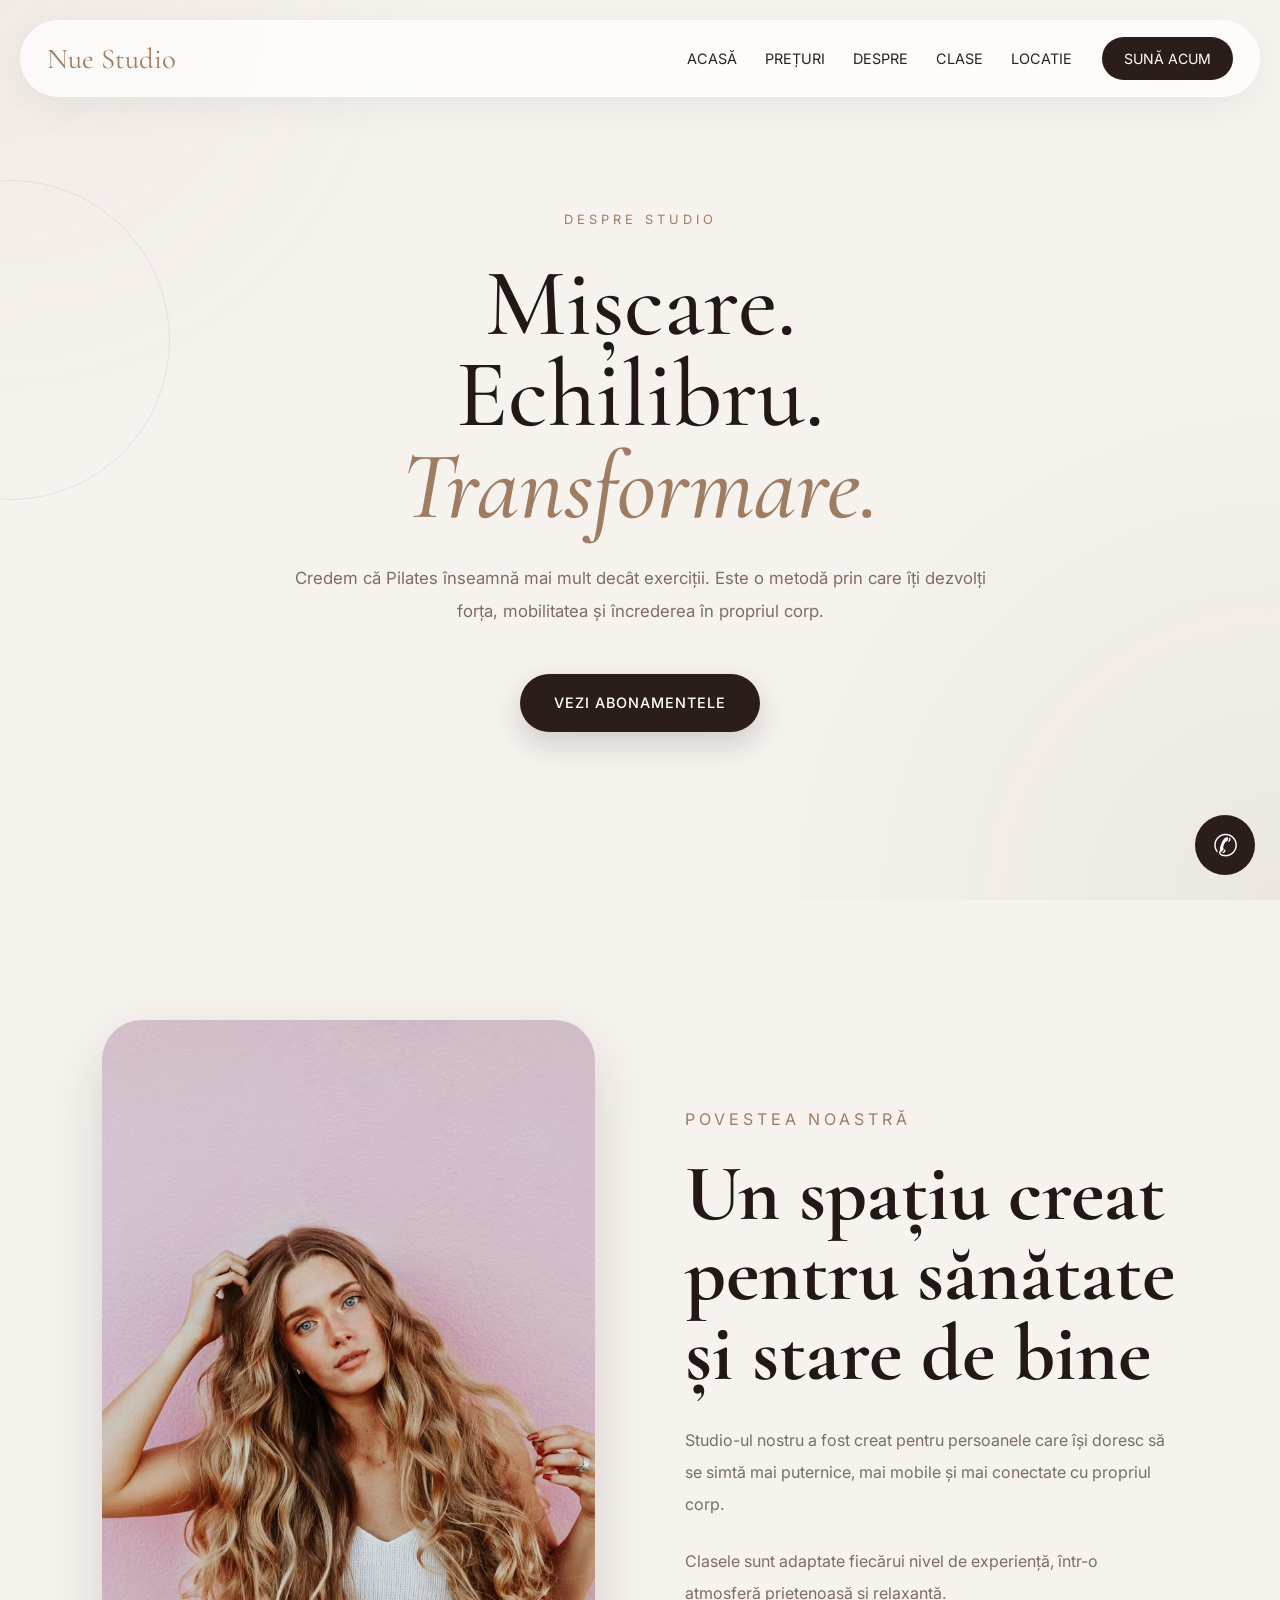
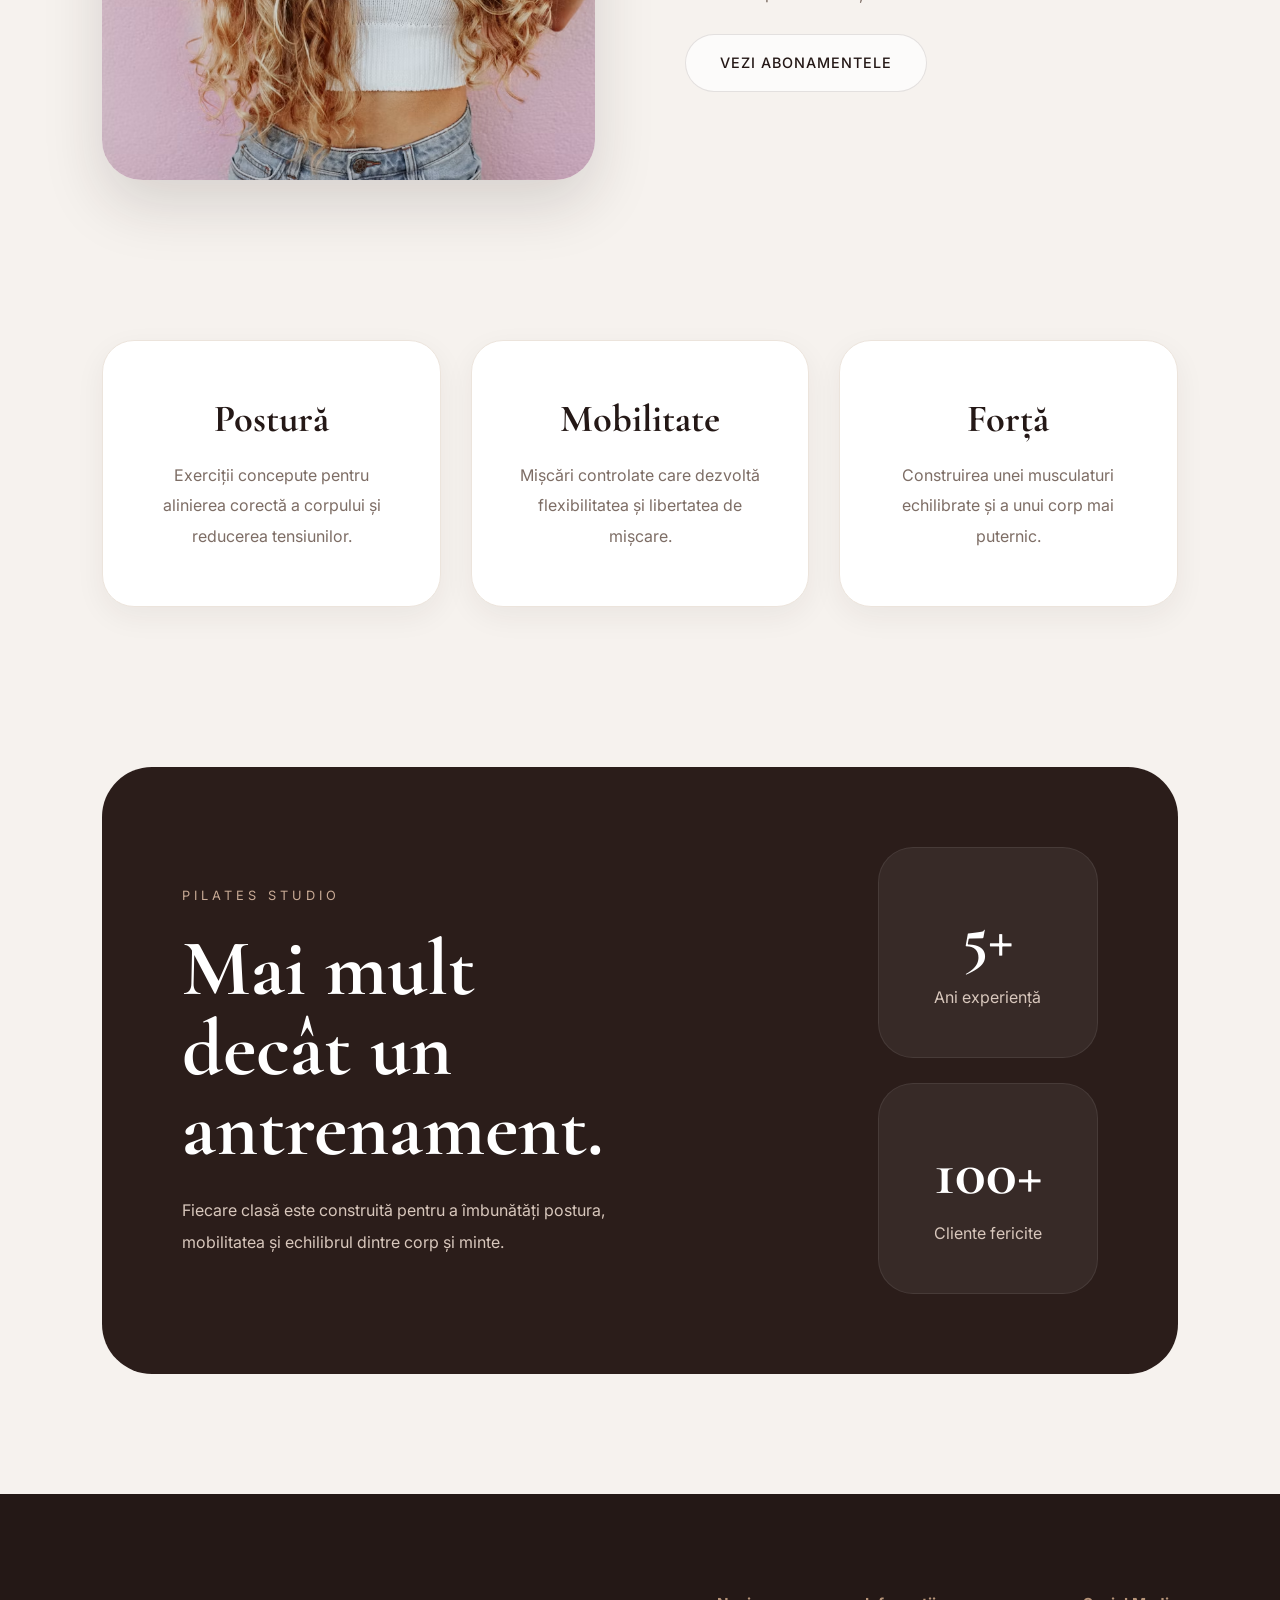
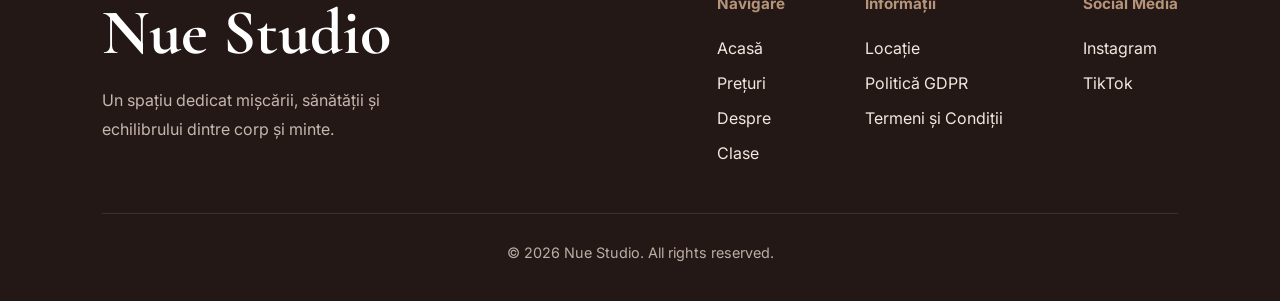
<file: about.html>
<!DOCTYPE html>
<html lang="ro">
<head>
  <meta charset="UTF-8">
  <meta name="viewport" content="width=device-width, initial-scale=1.0">

  <title>Despre Noi | Nue Studio</title>

  <!-- GOOGLE FONTS -->
  <link rel="preconnect" href="https://fonts.googleapis.com">
  <link rel="preconnect" href="https://fonts.gstatic.com" crossorigin>

  <link href="https://fonts.googleapis.com/css2?family=Cormorant+Garamond:wght@300;400;500;600;700&display=swap" rel="stylesheet">

  <link href="https://fonts.googleapis.com/css2?family=Inter:wght@300;400;500;600&display=swap" rel="stylesheet">

  <!-- AOS -->
  <link rel="stylesheet" href="https://unpkg.com/aos@2.3.1/dist/aos.css"/>

  <!-- CSS -->
  <link rel="stylesheet" href="css/global.css">
  <link rel="stylesheet" href="css/style.css">
  <link rel="stylesheet" href="css/about.css">

</head>

<body>

<!-- HEADER -->
<div id="header"></div>

<!-- HERO -->
<section class="page-hero">

  <div class="curve-left"></div>

  <div class="page-hero-content" data-aos="fade-up">

    <span>Despre Studio</span>

<h1>
  Mișcare.<br>
  Echilibru.<br>
  <i>Transformare.</i>
</h1>

<p>
  Credem că Pilates înseamnă mai mult decât exerciții.
  Este o metodă prin care îți dezvolți forța, mobilitatea și încrederea în propriul corp.
</p>

<a href="preturi.html" class="hero-btn">
  VEZI ABONAMENTELE
</a>

  </div>

</section>

<!-- STORY -->
<section class="story-section">

  <div class="story-image" data-aos="fade-right">

    <img src="/images/image1.png" alt="about image">

  </div>

  <div class="story-text" data-aos="fade-left">

    <span>Povestea Noastră</span>

<h2>
  Un spațiu creat pentru sănătate și stare de bine
</h2>

<p>
  Studio-ul nostru a fost creat pentru persoanele care își doresc
  să se simtă mai puternice, mai mobile și mai conectate cu propriul corp.
</p>

<p>
  Clasele sunt adaptate fiecărui nivel de experiență,
  într-o atmosferă prietenoasă și relaxantă.
</p>

<a href="preturi.html" class="hero-outline-btn">
  VEZI ABONAMENTELE
</a>

  </div>

</section>

<!-- VALUES -->
<section class="values">

  <div class="value-card" data-aos="fade-up">

    <h3>Postură</h3>

<p>
  Exerciții concepute pentru alinierea corectă a corpului și reducerea tensiunilor.
</p>

  </div>

  <div class="value-card" data-aos="fade-up" data-aos-delay="100">

    <h3>Mobilitate</h3>

<p>
  Mișcări controlate care dezvoltă flexibilitatea și libertatea de mișcare.
</p>

  </div>

  <div class="value-card" data-aos="fade-up" data-aos-delay="200">

    <h3>Forță</h3>

<p>
  Construirea unei musculaturi echilibrate și a unui corp mai puternic.
</p>

  </div>

</section>

<!-- PREMIUM SECTION -->
<section class="premium-about">

  <div class="premium-about-content">

    <div class="premium-left" data-aos="fade-right">

      <span>Pilates Studio</span>

<h2>
  Mai mult decât un antrenament.
</h2>

<p>
  Fiecare clasă este construită pentru a îmbunătăți postura,
  mobilitatea și echilibrul dintre corp și minte.
</p>

    </div>

    <div class="premium-right" data-aos="fade-left">

      <div class="premium-box">
        <h3>5+</h3>
        <p>Ani experiență</p>
      </div>

      <div class="premium-box">
        <h3>100+</h3>
        <p>Cliente fericite</p>
      </div>

    </div>

  </div>

</section>

<!-- FOOTER -->
<div id="footer"></div>

<!-- JS -->
<script src="/js/main.js"></script>

<script src="https://unpkg.com/aos@2.3.1/dist/aos.js"></script>

<script>
  AOS.init({
    duration:1000,
    once:true
  });
</script>

</body>
</html>
</file>
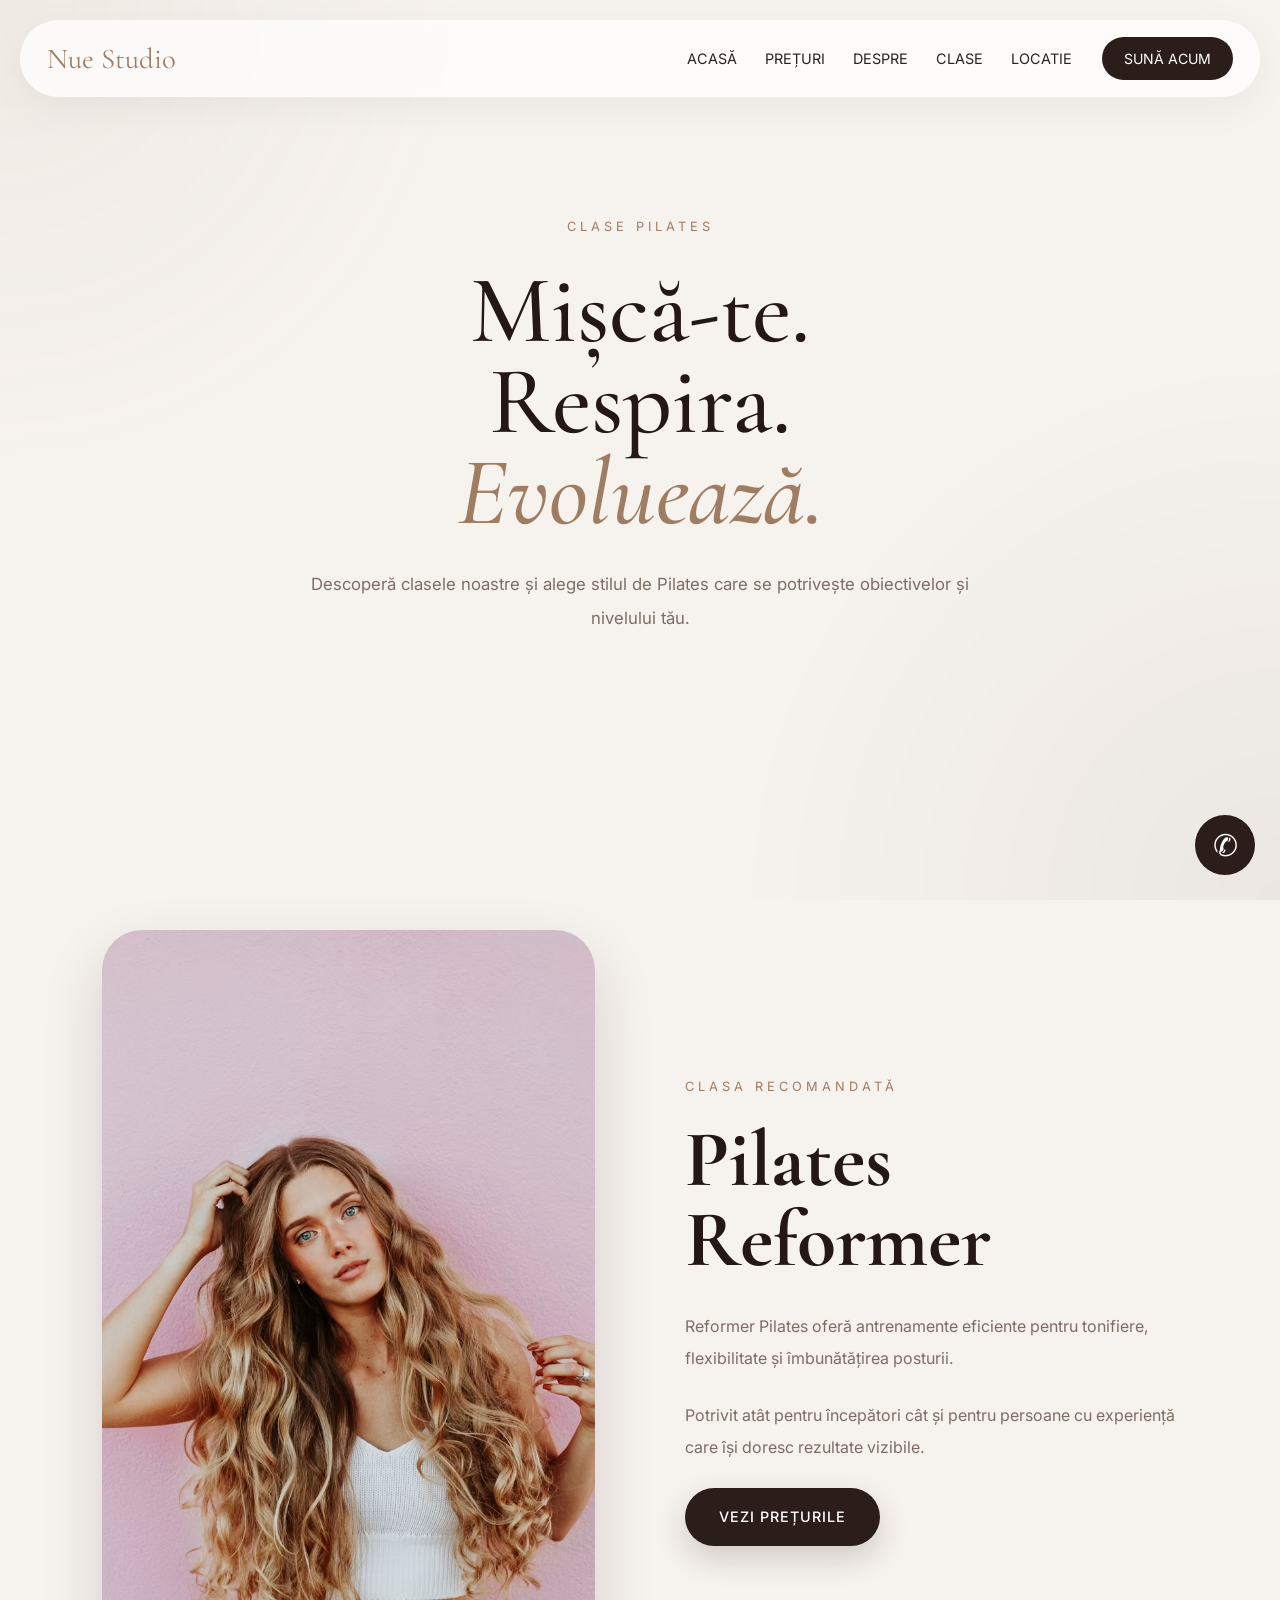
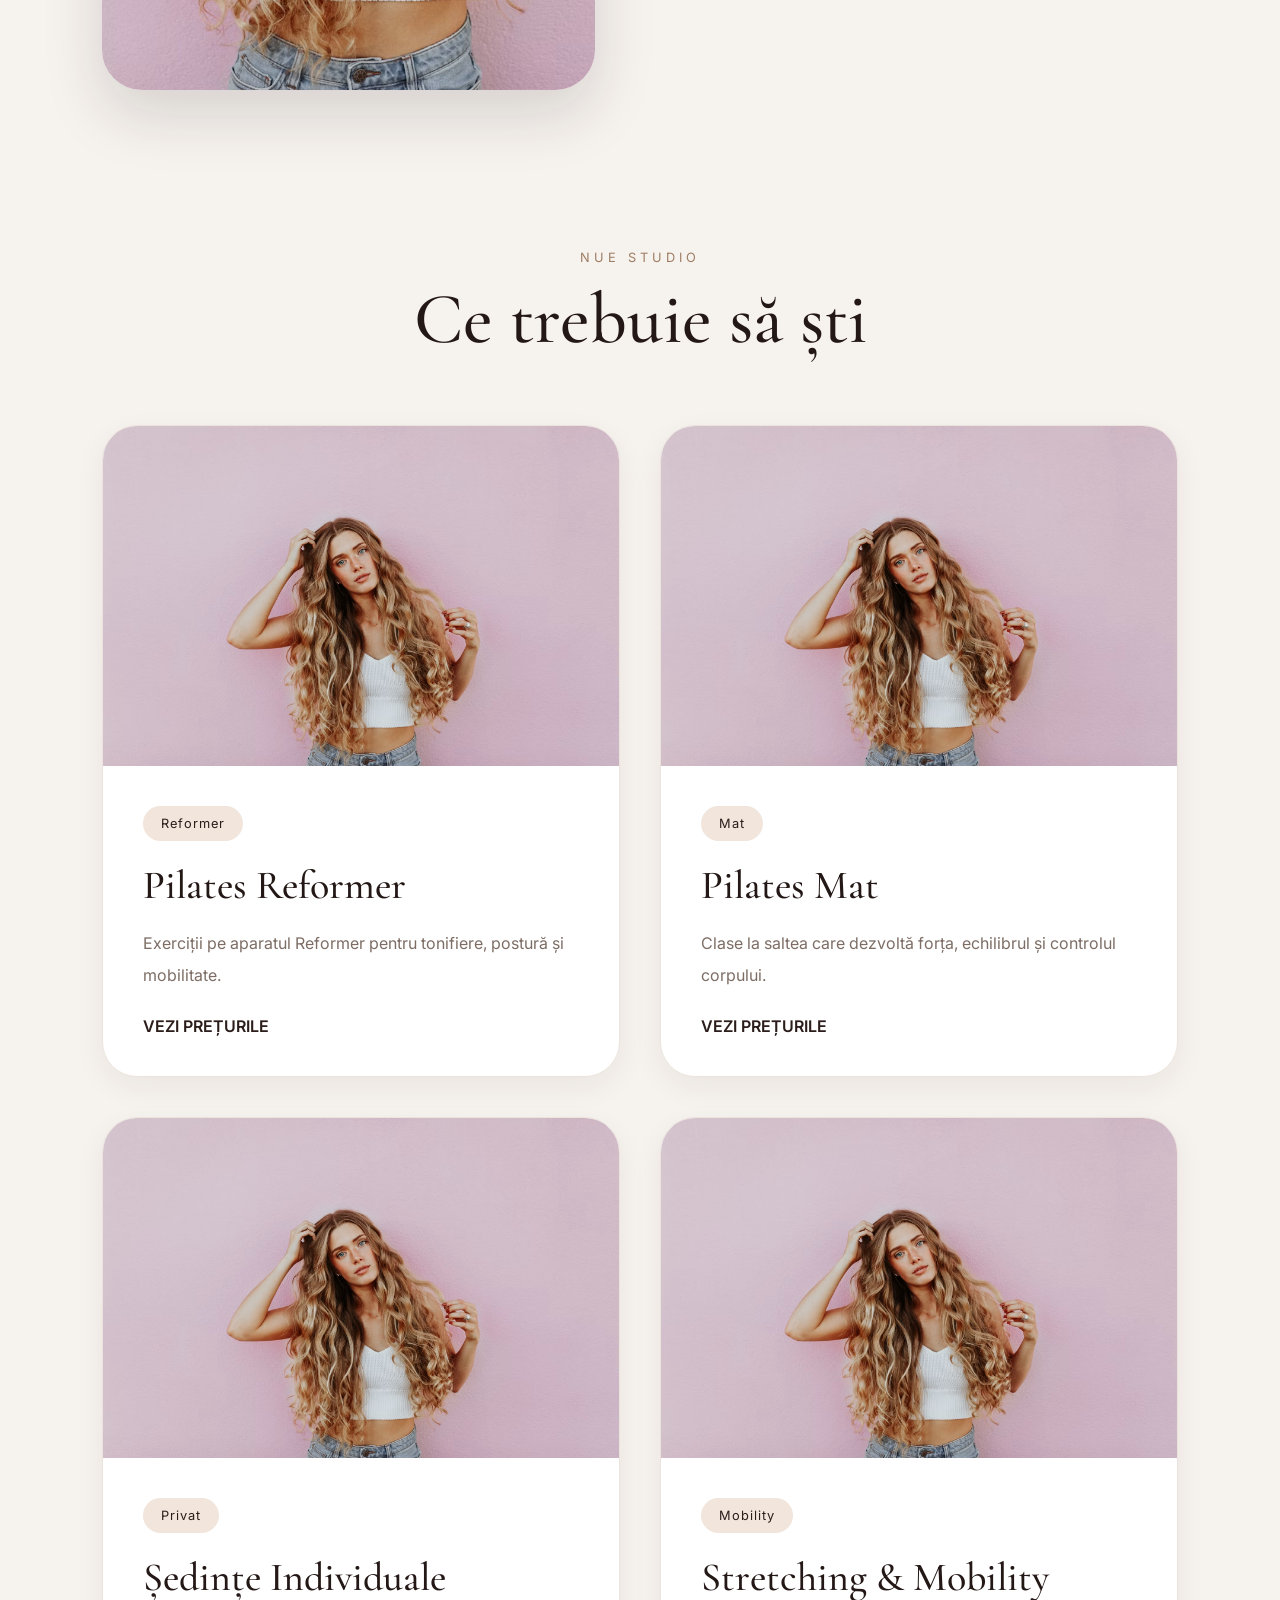
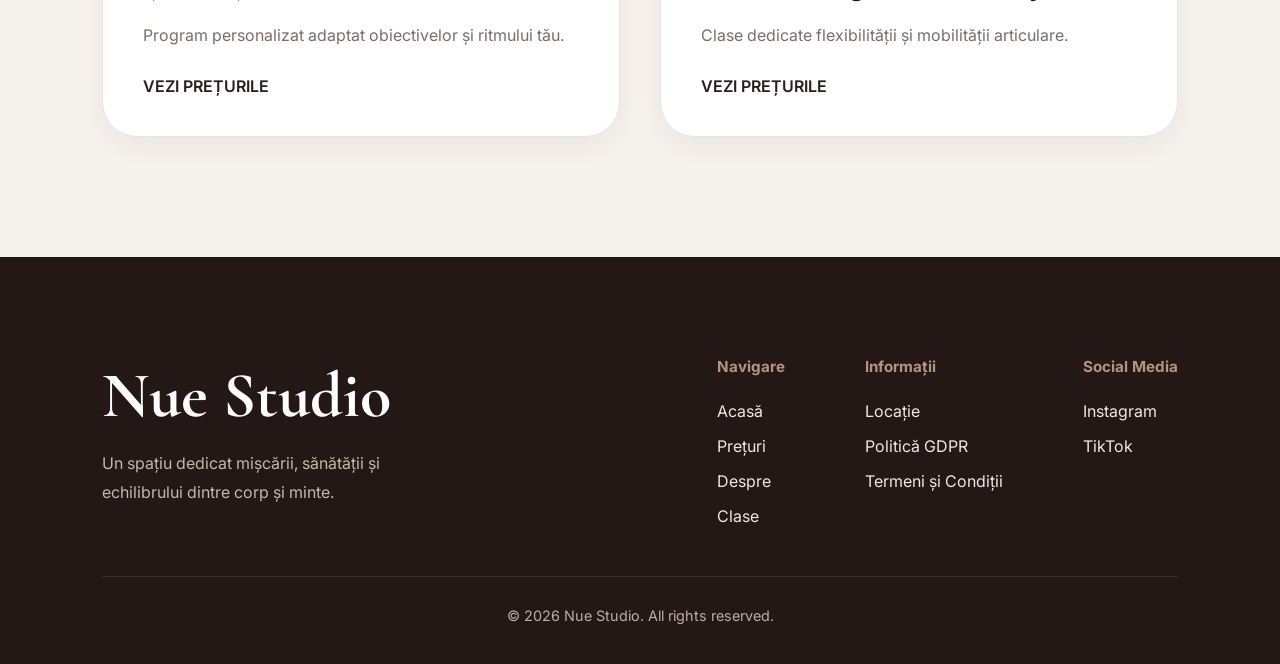
<file: clase.html>
<!DOCTYPE html>
<html lang="ro">
<head>

  <meta charset="UTF-8">
  <meta name="viewport" content="width=device-width, initial-scale=1.0">

  <title>Clase | Nue Studio</title>

  <!-- GOOGLE FONTS -->
  <link rel="preconnect" href="https://fonts.googleapis.com">
  <link rel="preconnect" href="https://fonts.gstatic.com" crossorigin>

  <link href="https://fonts.googleapis.com/css2?family=Cormorant+Garamond:wght@300;400;500;600;700&display=swap" rel="stylesheet">

  <link href="https://fonts.googleapis.com/css2?family=Inter:wght@300;400;500;600&display=swap" rel="stylesheet">

  <!-- AOS -->
  <link rel="stylesheet" href="https://unpkg.com/aos@2.3.1/dist/aos.css"/>

  <!-- CSS -->
  <link rel="stylesheet" href="css/global.css">
  <link rel="stylesheet" href="css/style.css">
  <link rel="stylesheet" href="css/clase.css">

</head>

<body>

<!-- HEADER -->
<div id="header"></div>

<!-- HERO -->
<section class="blog-hero">

  <div class="blog-hero-content" data-aos="fade-up">

    <span>Clase Pilates</span>

<h1>
  Mișcă-te.<br>
  Respira.<br>
  <i>Evoluează.</i>
</h1>

<p>
  Descoperă clasele noastre și alege stilul de Pilates
  care se potrivește obiectivelor și nivelului tău.
</p>

  </div>

</section>

<!-- FEATURED ARTICLE -->
<section class="featured-blog">

  <div class="featured-image" data-aos="fade-right">

     <img src="/images/image1.png" alt="about image">

  </div>

  <div class="featured-content" data-aos="fade-left">

    <span>Clasa Recomandată</span>

<h2>
  Pilates Reformer
</h2>

<p>
  Reformer Pilates oferă antrenamente eficiente pentru tonifiere,
  flexibilitate și îmbunătățirea posturii.
</p>

<p>
  Potrivit atât pentru începători cât și pentru persoane
  cu experiență care își doresc rezultate vizibile.
</p>

    <a href="preturi.html" class="hero-btn">
      VEZI PREȚURILE
    </a>

  </div>

</section>

<!-- BLOG GRID -->
<section class="blog-section">

  <div class="section-title" data-aos="fade-up">

    <span>Nue Studio</span>

    <h2>Ce trebuie să ști</h2>

  </div>

  <div class="blog-grid">

    <!-- CARD -->

    <div class="blog-card" data-aos="fade-up">

       <img src="/images/image1.png" alt="about image">

      <div class="blog-content">

        <div class="blog-tag">
  Reformer
</div>

<h3>
  Pilates Reformer
</h3>

<p>
  Exerciții pe aparatul Reformer pentru tonifiere,
  postură și mobilitate.
</p>
        <a href="preturi.html">
          VEZI PREȚURILE
        </a>

      </div>

    </div>

    <!-- CARD -->

    <div class="blog-card" data-aos="fade-up" data-aos-delay="100">

       <img src="/images/image1.png" alt="about image">

      <div class="blog-content">

        <div class="blog-tag">
  Mat
</div>

<h3>
  Pilates Mat
</h3>

<p>
  Clase la saltea care dezvoltă forța,
  echilibrul și controlul corpului.
</p>
        <a href="preturi.html">
          VEZI PREȚURILE
        </a>

      </div>

    </div>

    <!-- CARD -->

    <div class="blog-card" data-aos="fade-up" data-aos-delay="200">

       <img src="/images/image1.png" alt="about image">

      <div class="blog-content">

        <div class="blog-tag">
  Privat
</div>

<h3>
  Ședințe Individuale
</h3>

<p>
  Program personalizat adaptat obiectivelor și ritmului tău.
</p>

        <a href="preturi.html">
          VEZI PREȚURILE
        </a>

      </div>

    </div>

    <!-- CARD -->

    <div class="blog-card" data-aos="fade-up" data-aos-delay="300">

       <img src="/images/image1.png" alt="about image">

      <div class="blog-content">

        <div class="blog-tag">
  Mobility
</div>

<h3>
  Stretching & Mobility
</h3>

<p>
  Clase dedicate flexibilității și mobilității articulare.
</p>

        <a href="preturi.html">
          VEZI PREȚURILE
        </a>

      </div>

    </div>

  </div>

</section>

<!-- NEWSLETTER
<section class="newsletter">

  <div class="newsletter-content" data-aos="zoom-in">

    <span>Nue Studio</span>

    <h2>
      Primește inspirație beauty
    </h2>

    <p>
      Tendințe premium, idei de manichiură și sfaturi luxury direct în inbox-ul tău.
    </p>

    <form class="newsletter-form">

      <input type="email" placeholder="Adresa ta de email">

      <button type="submit">
        ABONEAZĂ-TE
      </button>

    </form>

  </div>

</section>
-->

<!-- FOOTER -->
<div id="footer"></div>

<!-- JS -->
<script src="/js/main.js"></script>

<script src="https://unpkg.com/aos@2.3.1/dist/aos.js"></script>

<script>
  AOS.init({
    duration:1000,
    once:true
  });
</script>

</body>
</html>
</file>
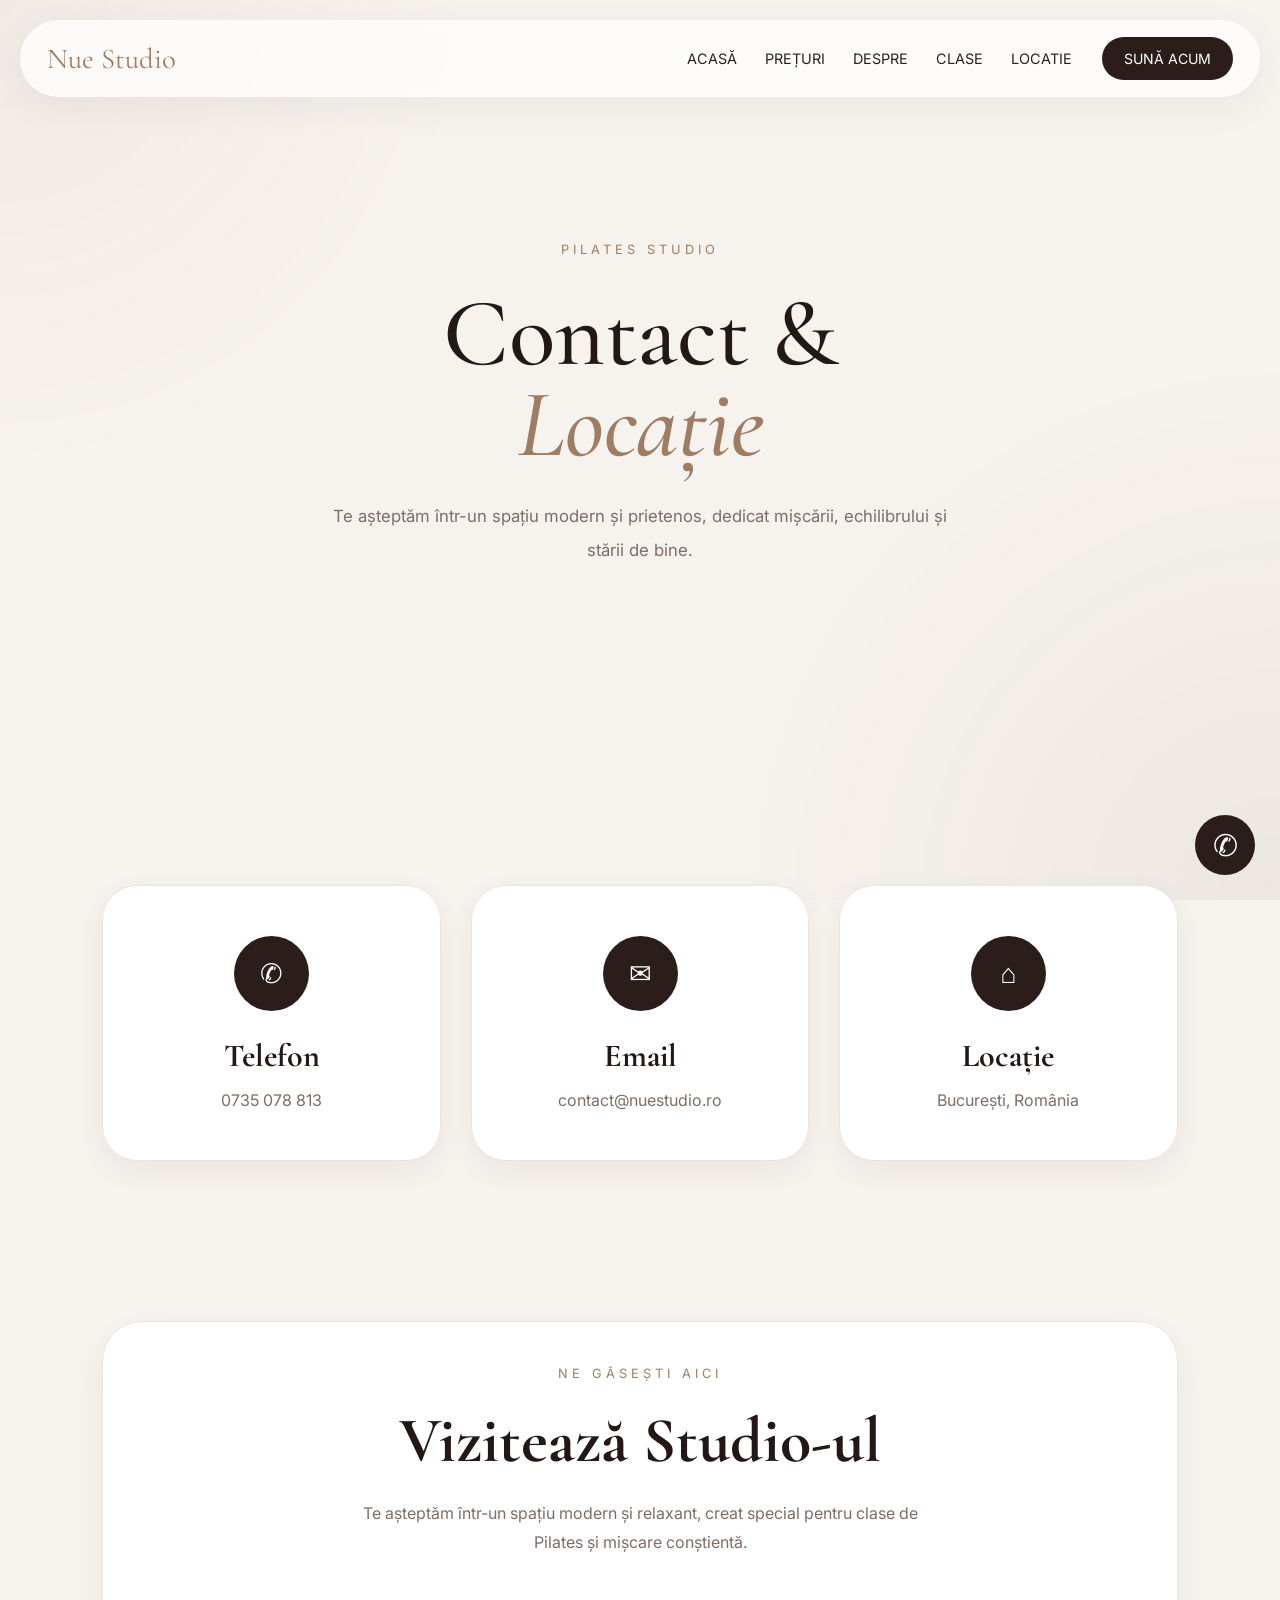
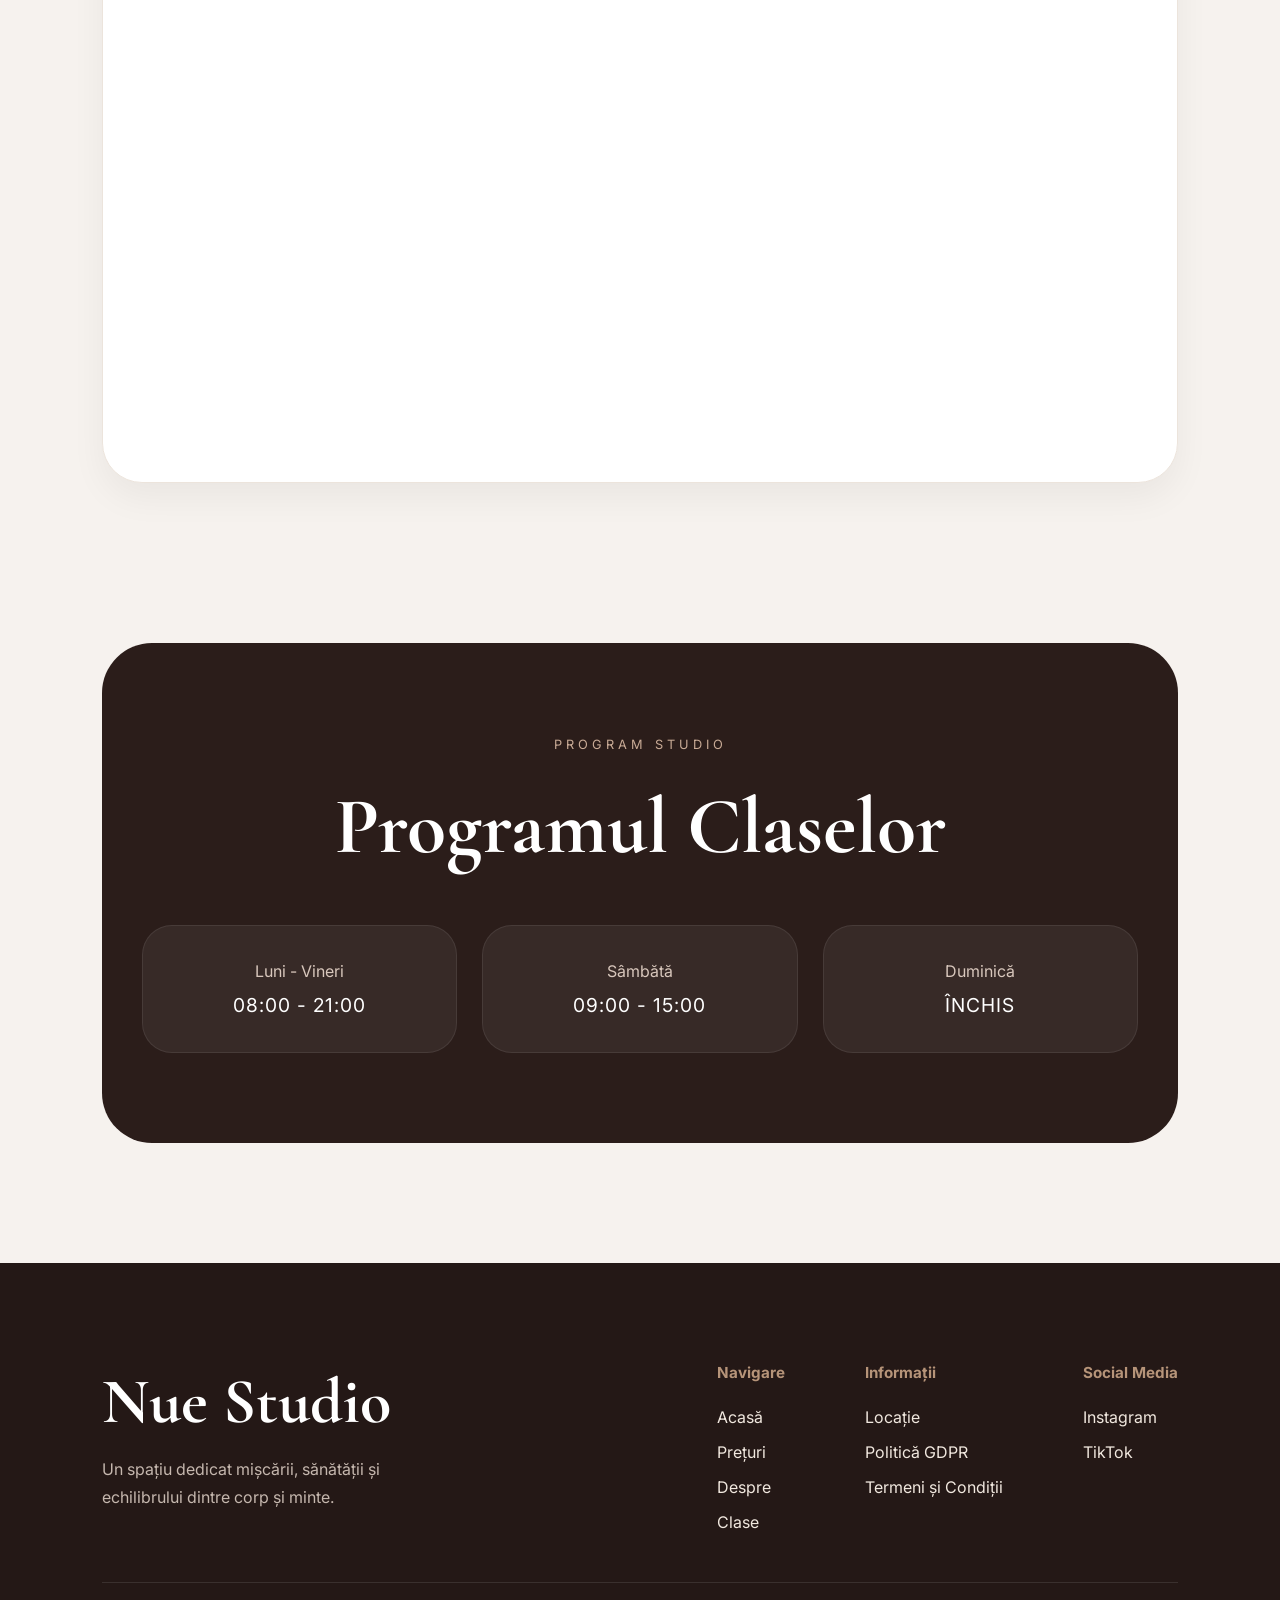
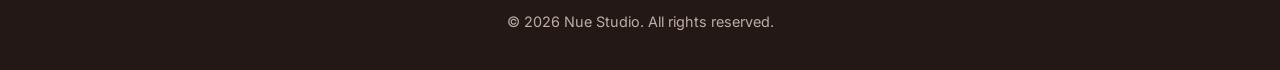
<file: locatie.html>
<!DOCTYPE html>
<html lang="ro">
<head>

  <meta charset="UTF-8">
  <meta name="viewport" content="width=device-width, initial-scale=1.0">

  <title>Contact | Nue Studio</title>

  <!-- GOOGLE FONTS -->
  <link rel="preconnect" href="https://fonts.googleapis.com">
  <link rel="preconnect" href="https://fonts.gstatic.com" crossorigin>

  <link href="https://fonts.googleapis.com/css2?family=Cormorant+Garamond:wght@300;400;500;600;700&display=swap" rel="stylesheet">

  <link href="https://fonts.googleapis.com/css2?family=Inter:wght@300;400;500;600&display=swap" rel="stylesheet">

  <!-- AOS -->
  <link rel="stylesheet" href="https://unpkg.com/aos@2.3.1/dist/aos.css"/>

  <!-- CSS -->
  <link rel="stylesheet" href="css/global.css">
  <link rel="stylesheet" href="css/style.css">
  <link rel="stylesheet" href="css/locatie.css">

</head>

<body>

<!-- HEADER -->
<div id="header"></div>

<!-- HERO -->
<section class="contact-hero">

  <div class="contact-hero-content" data-aos="fade-up">

    <span>Pilates Studio</span>

<h1>
  Contact &<br>
  <i>Locație</i>
</h1>

<p>
  Te așteptăm într-un spațiu modern și prietenos,
  dedicat mișcării, echilibrului și stării de bine.
</p>

  </div>

</section>

<!-- CONTACT INFO -->
<section class="contact-info">

  <div class="contact-card" data-aos="fade-up">

    <div class="contact-icon">
      ✆
    </div>

    <h3>Telefon</h3>

    <p>
      0735 078 813
    </p>

  </div>

  <div class="contact-card" data-aos="fade-up" data-aos-delay="100">

    <div class="contact-icon">
      ✉
    </div>

    <h3>Email</h3>

    <p>
      contact@nuestudio.ro
    </p>

  </div>

  <div class="contact-card" data-aos="fade-up" data-aos-delay="200">

    <div class="contact-icon">
      ⌂
    </div>

    <h3>Locație</h3>

    <p>
      București, România
    </p>

  </div>

</section>

<!-- MAP + FORM -->
<section class="location-section">

  <div class="location-card" data-aos="fade-up">

    <div class="location-text">

      <span>Ne găsești aici</span>

      <h2>Vizitează Studio-ul</h2>

      <p>
        Te așteptăm într-un spațiu modern și relaxant,
        creat special pentru clase de Pilates și mișcare conștientă.
      </p>

    </div>

    <div class="map-box">

      <iframe
        src="https://www.google.com/maps?q=Bucuresti&output=embed"
        allowfullscreen=""
        loading="lazy">
      </iframe>

    </div>

  </div>

</section>
  
<!-- PROGRAM -->
<section class="schedule-section">

  <div class="schedule-box" data-aos="zoom-in">

    <span>Program Studio</span>

    <h2>
      Programul Claselor
    </h2>

    <div class="schedule-grid">

      <div class="schedule-item">
  <p>Luni - Vineri</p>
  <span>08:00 - 21:00</span>
</div>

<div class="schedule-item">
  <p>Sâmbătă</p>
  <span>09:00 - 15:00</span>
</div>

<div class="schedule-item">
  <p>Duminică</p>
  <span>Închis</span>
</div>
    </div>

  </div>

</section>

<!-- FOOTER -->
<div id="footer"></div>

<!-- JS -->
<script src="/js/main.js"></script>

<script src="https://unpkg.com/aos@2.3.1/dist/aos.js"></script>

<script>
  AOS.init({
    duration:1000,
    once:true
  });
</script>

</body>
</html>
</file>
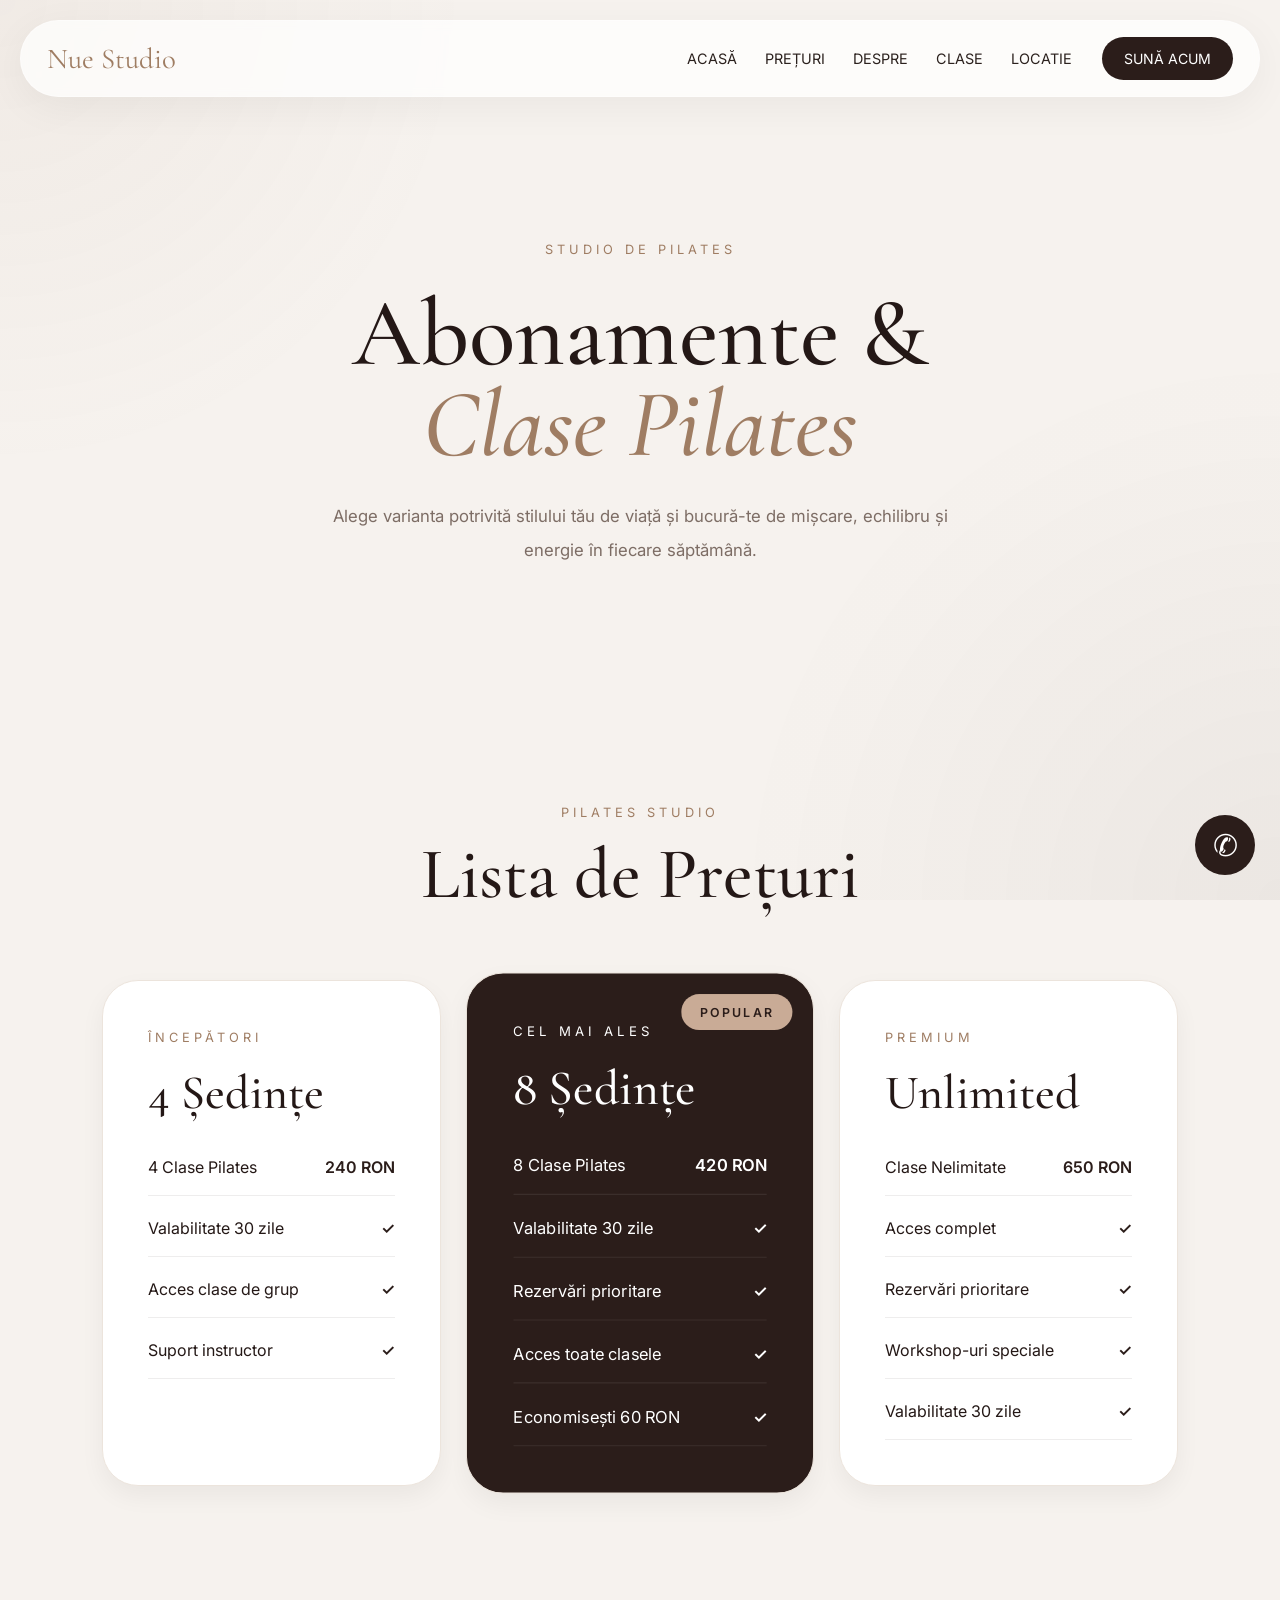
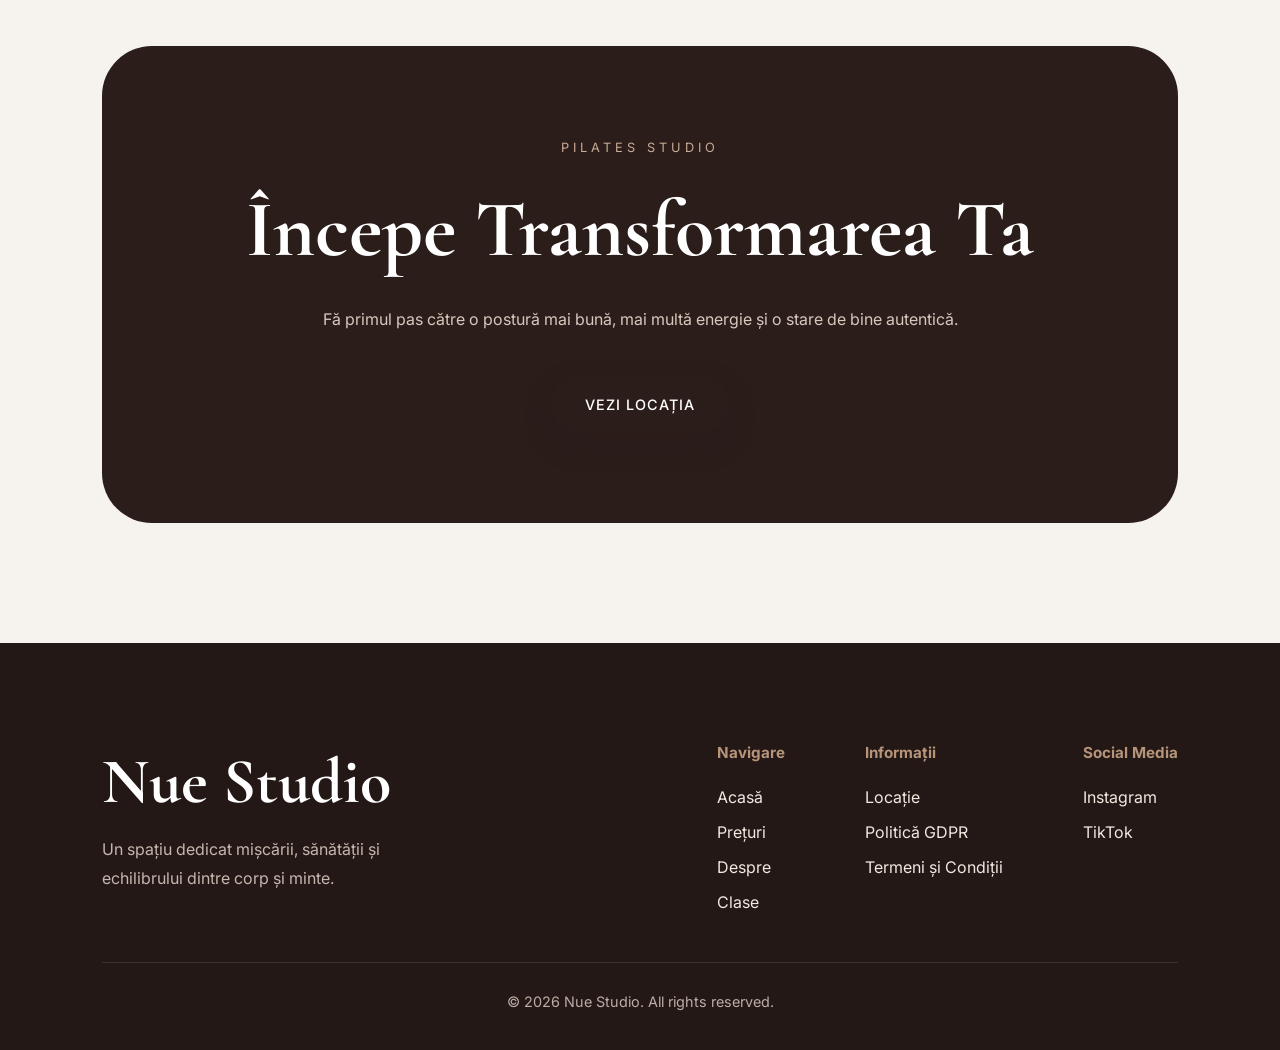
<file: preturi.html>
<!DOCTYPE html>
<html lang="ro">
<head>

  <meta charset="UTF-8">
  <meta name="viewport" content="width=device-width, initial-scale=1.0">

  <title>Prețuri | Nue Studio</title>

  <!-- GOOGLE FONTS -->
  <link rel="preconnect" href="https://fonts.googleapis.com">
  <link rel="preconnect" href="https://fonts.gstatic.com" crossorigin>

  <link href="https://fonts.googleapis.com/css2?family=Cormorant+Garamond:wght@300;400;500;600;700&display=swap" rel="stylesheet">

  <link href="https://fonts.googleapis.com/css2?family=Inter:wght@300;400;500;600&display=swap" rel="stylesheet">

  <!-- AOS -->
  <link rel="stylesheet" href="https://unpkg.com/aos@2.3.1/dist/aos.css"/>

  <!-- CSS -->
  <link rel="stylesheet" href="css/global.css">
  <link rel="stylesheet" href="css/style.css">
  <link rel="stylesheet" href="css/preturi.css">

</head>

<body>

<!-- HEADER -->
<div id="header"></div>

<!-- HERO -->
<section class="pricing-hero">

  <div class="pricing-hero-content" data-aos="fade-up">

    <span>Studio de Pilates</span>

<h1>
  Abonamente &<br>
  <i>Clase Pilates</i>
</h1>

<p>
  Alege varianta potrivită stilului tău de viață și bucură-te de mișcare,
  echilibru și energie în fiecare săptămână.
</p>

  </div>

</section>

<!-- PRICING -->
<section class="pricing-section">

  <div class="section-title" data-aos="fade-up">

    <span>Pilates Studio</span>

    <h2>Lista de Prețuri</h2>

  </div>

  <div class="pricing-grid">

  <div class="pricing-card">

    <div class="pricing-card-top">
      <span>Începători</span>
      <h3>4 Ședințe</h3>
    </div>

    <div class="pricing-list">

      <div class="pricing-item">
        <p>4 Clase Pilates</p>
        <span>240 RON</span>
      </div>

      <div class="pricing-item">
        <p>Valabilitate 30 zile</p>
        <span>✓</span>
      </div>

      <div class="pricing-item">
        <p>Acces clase de grup</p>
        <span>✓</span>
      </div>

      <div class="pricing-item">
        <p>Suport instructor</p>
        <span>✓</span>
      </div>

    </div>

  </div>

  <div class="pricing-card featured">

    <div class="featured-badge">
      POPULAR
    </div>

    <div class="pricing-card-top">
      <span>Cel mai ales</span>
      <h3>8 Ședințe</h3>
    </div>

    <div class="pricing-list">

      <div class="pricing-item">
        <p>8 Clase Pilates</p>
        <span>420 RON</span>
      </div>

      <div class="pricing-item">
        <p>Valabilitate 30 zile</p>
        <span>✓</span>
      </div>

      <div class="pricing-item">
        <p>Rezervări prioritare</p>
        <span>✓</span>
      </div>

      <div class="pricing-item">
        <p>Acces toate clasele</p>
        <span>✓</span>
      </div>

      <div class="pricing-item">
        <p>Economisești 60 RON</p>
        <span>✓</span>
      </div>

    </div>

  </div>

  <div class="pricing-card">

    <div class="pricing-card-top">
      <span>Premium</span>
      <h3>Unlimited</h3>
    </div>

    <div class="pricing-list">

      <div class="pricing-item">
        <p>Clase Nelimitate</p>
        <span>650 RON</span>
      </div>

      <div class="pricing-item">
        <p>Acces complet</p>
        <span>✓</span>
      </div>

      <div class="pricing-item">
        <p>Rezervări prioritare</p>
        <span>✓</span>
      </div>

      <div class="pricing-item">
        <p>Workshop-uri speciale</p>
        <span>✓</span>
      </div>

      <div class="pricing-item">
        <p>Valabilitate 30 zile</p>
        <span>✓</span>
      </div>

    </div>

  </div>

</div>
</section>

<!-- CTA -->
<section class="pricing-cta">

  <div class="pricing-cta-content" data-aos="zoom-in">

    <span>Pilates Studio</span>

<h2>
  Începe Transformarea Ta
</h2>

<p>
  Fă primul pas către o postură mai bună, mai multă energie și o stare de bine autentică.
</p>

    <a href="locatie.html" class="hero-btn">
      VEZI LOCAȚIA
    </a>

  </div>

</section>

<!-- FOOTER -->
<div id="footer"></div>

<!-- JS -->
<script src="/js/main.js"></script>

<script src="https://unpkg.com/aos@2.3.1/dist/aos.js"></script>

<script>
  AOS.init({
    duration:1000,
    once:true
  });
</script>

</body>
</html>
</file>
<file: css/global.css>
html,
body{
  overflow-x:hidden;
}

/* NAVBAR */

.navbar{

  display:flex;
  align-items:center;
  justify-content:space-between;

  gap:30px;

  position:fixed !important;

  top:20px;
  left:50%;

  transform:translateX(-50%);

  width:min(1280px, calc(100% - 40px));

  padding:16px 26px;

  border-radius:999px;

  background:rgba(255,255,255,0.72);

  backdrop-filter:blur(4px);

  border:1px solid rgba(255,255,255,0.35);

  box-shadow:
  0 10px 40px rgba(0,0,0,0.05);

  z-index:9999;

  transition:0.4s ease;
}

.logo{
  text-decoration:none;

  font-family:'Cormorant Garamond',serif;

  font-size:1.8rem;

  color:#9f7d63;

  white-space:nowrap;
}

.nav-links{
  display:flex;
  align-items:center;
  gap:28px;

  margin-left:auto;
}

.nav-links a{
  text-decoration:none;
  color:#2b211d;
  font-size:0.9rem;
  transition:0.3s ease;
}

.nav-links a:hover{
  opacity:0.6;
}

.nav-btn{

  text-decoration:none;

  background:#2b1d1a;

  color:white;

  padding:13px 22px;

  border-radius:999px;

  transition:0.3s ease;

  white-space:nowrap;

  font-size:0.88rem;
}

.nav-btn:hover{
  transform:translateY(-2px);
}

/* STICKY NAVBAR */

.navbar.scrolled{

  top:12px;

  background:
  rgba(255,255,255,0.82);

  backdrop-filter:blur(20px);

  box-shadow:
  0 20px 50px rgba(43,29,26,0.08);
}

/* NAV HOVER */

.nav-links a{

  position:relative;
}

.nav-links a::after{

  content:"";

  position:absolute;

  left:0;
  bottom:-6px;

  width:0;

  height:1px;

  background:#2b1d1a;

  transition:0.3s ease;
}

.nav-links a:hover::after{
  width:100%;
}

/* FOOTER */

.footer{
  background:#241816;

  color:white;

  padding:100px 8% 40px;
}

.footer-top{
  display:flex;
  justify-content:space-between;
  gap:80px;
  flex-wrap:wrap;

  padding-bottom:50px;

  border-bottom:1px solid rgba(255,255,255,0.1);
}

.footer-brand h2{
  font-family:'Cormorant Garamond',serif;
  font-size:4rem;
  margin-bottom:15px;
}

.footer-brand p{
  color:#c5b7ae;
  max-width:320px;
  line-height:1.8;
}

.footer-links-wrapper{
  display:flex;
  gap:80px;
  flex-wrap:wrap;
}

.footer-column{
  display:flex;
  flex-direction:column;
  gap:15px;
}

.footer-column h4{
  margin-bottom:10px;
  font-size:0.95rem;
  color:#b69479;
}

.footer-column a{
  color:#f1e8df;
  text-decoration:none;
  transition:0.3s ease;
}

.footer-column a:hover{
  opacity:0.6;
}

.footer-bottom{
  padding-top:30px;
  text-align: center;
}

.footer-bottom p{
  color:#bcaea5;
  font-size:0.9rem;
}

/* WHATSAPP */

.whatsapp-btn{
  position:fixed;

  right:25px;
  bottom:25px;

  width:60px;
  height:60px;

  border-radius:50%;

  background:#2b1d1a;

  color:white;

  display:flex;
  align-items:center;
  justify-content:center;

  text-decoration:none;

  font-size:1.9rem;

  z-index:999;
}

/* BACK TO TOP */

.back-to-top{
  position:fixed;

  right:25px;
  bottom:100px;

  width:55px;
  height:55px;

  border:none;

  border-radius:50%;

  background:white;

  color:#2b1d1a;

  font-size:1.4rem;

  cursor:pointer;

  opacity:0;
  visibility:hidden;

  transition:0.4s ease;

  z-index:999;
}

.back-to-top.show{
  opacity:1;
  visibility:visible;
}

/* HAMBURGER */

.hamburger{
  display:none;
  font-size:2rem;
  cursor:pointer;
}

@media(max-width:768px){

  .navbar{

  width:calc(100% - 16px);

  padding:14px 18px;
}

.logo{
  font-size:1.7rem;
}

  .nav-links{
    position:absolute;

    top:90px;
    right:0;

    background:rgba(255,255,255,0.9);

    backdrop-filter:blur(20px);

    flex-direction:column;

    padding:30px;

    border-radius:30px;

    opacity:0;
    visibility:hidden;

    transform:translateY(-10px);

    transition:0.4s ease;
  }

  .nav-links.active{
    opacity:1;
    visibility:visible;
    transform:translateY(0);
  }

  .hamburger{
    display:block;
  }

  .nav-btn{
    display:none;
  }

  .footer-brand h2{
    font-size:3rem;
  }

}
</file>
<file: css/style.css>
/* =========================
   NUE STUDIO — PREMIUM CSS
   style.css
========================= */

:root{

  --bg:#f6f2ee;
  --bg-2:#efe7df;

  --white:#ffffff;

  --text:#241816;
  --muted:#7d6d65;

  --brown:#2b1d1a;
  --brown-light:#9f7d63;

  --border:#e5d8cf;

  --shadow:
  0 10px 30px rgba(43,29,26,0.06);

  --shadow-hover:
  0 25px 60px rgba(43,29,26,0.12);

  --radius-xl:40px;
  --radius-lg:28px;
  --radius-md:20px;

}

button,
a{
  -webkit-tap-highlight-color: transparent;
}

/* =========================
   RESET
========================= */

*{
  margin:0;
  padding:0;
  box-sizing:border-box;
}

html{
  scroll-behavior:smooth;
}

html,
body{
  overflow-x:hidden;
  max-width:100%;
}

body{

  background:var(--bg);

  color:var(--text);

  font-family:'Inter',sans-serif;

  overflow-x:hidden;
}

/* PREMIUM BACKGROUND */

body::before{

  content:"";

  position:fixed;

  inset:0;

  background:
  radial-gradient(circle at top left,
  rgba(159,125,99,0.06),
  transparent 30%),

  radial-gradient(circle at bottom right,
  rgba(43,29,26,0.05),
  transparent 35%);

  pointer-events:none;

  z-index:-1;
}

/* =========================
   GLOBAL
========================= */

section{
  padding:120px 8%;
}

img{
  width:100%;
  display:block;
}

.section-title{
  text-align:center;
  margin-bottom:70px;
}

.section-title span{

  color:var(--brown-light);

  text-transform:uppercase;

  letter-spacing:4px;

  font-size:0.8rem;

  display:block;

  margin-bottom:18px;
}

.section-title h2{

  font-family:'Cormorant Garamond',serif;

  font-size:4.5rem;

  font-weight:500;

  line-height:1;
}

/* =========================
   BUTTONS
========================= */

.hero-btn,
.hero-outline-btn{

  display:inline-flex;
  align-items:center;
  justify-content:center;

  height:58px;

  padding:0 34px;

  border-radius:999px;

  text-decoration:none;

  font-size:0.9rem;

  letter-spacing:1px;

  transition:0.4s ease;

  font-weight:500;
}

.hero-btn{

  background:var(--brown);

  color:white;

  box-shadow:
  0 12px 30px rgba(43,29,26,0.18);
}

.hero-btn:hover{

  transform:translateY(-4px);

  box-shadow:
  0 20px 45px rgba(43,29,26,0.24);
}

.hero-outline-btn{

  border:1px solid rgba(43,29,26,0.12);

  color:var(--text);

  background:rgba(255,255,255,0.7);

 
}

.hero-outline-btn:hover{

  background:var(--brown);

  color:white;

  transform:translateY(-4px);
}

/* =========================
   HERO
========================= */

.hero{

  min-height:100vh;

  display:flex;
  align-items:center;

  position:relative;

  padding-top:60px;

  overflow:hidden;
}

.hero-content{

  width:100%;

  display:grid;

  grid-template-columns:1.1fr 0.9fr;

  gap:90px;

  align-items:center;
}

.hero-text h1{

  font-family:'Cormorant Garamond',serif;

  font-size:7rem;

  line-height:0.95;

  font-weight:500;

  margin-bottom:35px;

  letter-spacing:-2px;
}

.hero-text h1 span{
  color:var(--brown-light);
  font-style:italic;
}

.hero-text p{

  max-width:560px;

  color:var(--muted);

  line-height:2;

  font-size:1.05rem;

  margin-bottom:45px;
}

.hero-buttons{

  display:flex;
  gap:18px;
  flex-wrap:wrap;
}

/* IMAGE */

.hero-image-wrapper{

  position:relative;

  max-width:520px;

  margin-left:auto;
}

.arch{

  position:absolute;

  inset:-25px;

  border:1.5px solid rgba(43,29,26,0.12);

  border-radius:
  300px 300px 35px 35px;

  z-index:1;
}

.hero-image{

  position:relative;

  z-index:2;

  height:760px;
  display: block;

  object-fit:cover;

  border-radius:
  300px 300px 35px 35px;

  box-shadow:
  0 30px 70px rgba(43,29,26,0.18);
}

/* DECOR */

.curve-left{

  position:absolute;

  left:-150px;
  top:180px;

  width:320px;
  height:320px;

  border:1px solid rgba(43,29,26,0.08);

  border-radius:50%;
}

.star{

  position:absolute;

  color:var(--brown-light);

  font-size:1.4rem;

  opacity:0.7;
}

.star-1{
  top:160px;
  left:45%;
}

.star-2{
  bottom:140px;
  right:14%;
}

/* =========================
   STATS
========================= */

.stats{

  margin:0 8%;

  margin-top:-40px;

  background:var(--brown);

  border-radius:40px;

  padding:60px;

  display:grid;

  grid-template-columns:repeat(3,1fr);

  gap:30px;

  position:relative;

  z-index:20;

  box-shadow:
  0 25px 70px rgba(43,29,26,0.18);
}

.stat-box{
  text-align:center;
}

.stat-box h2{

  color:white;

  font-size:4rem;

  margin-bottom:10px;

  font-family:'Cormorant Garamond',serif;

  font-weight:600;
}

.stat-box p{

  color:#d9c9be;

  letter-spacing:1px;
}

/* =========================
   SERVICES
========================= */

.services{
  padding-top:140px;
}

.services-grid{

  display:grid;

  grid-template-columns:repeat(3,1fr);

  gap:35px;
}

/* SERVICES BUTTON */

.services-button{

  display:flex;

  justify-content:center;

  margin-top:60px;
}

.service-card{

  background:white;

  border-radius:32px;

  overflow:hidden;

  border:1px solid #ece4dc;

  transition:0.35s ease;

  box-shadow:
  0 10px 25px rgba(0,0,0,0.05);
}

.service-card:hover{

  transform:translateY(-6px);

  box-shadow:
  0 20px 40px rgba(0,0,0,0.08);
}

.service-card img{

  height:320px;

  object-fit:cover;
}

.service-content{
  padding:35px;
}

.service-content h3{

  font-family:'Cormorant Garamond',serif;

  font-size:2.2rem;

  margin-bottom:14px;

  font-weight:500;
}

.service-content p{

  color:var(--muted);

  line-height:1.8;

  margin-bottom:25px;
}

.service-content span{

  display:inline-block;

  background:var(--brown);

  color:white;

  padding:14px 22px;

  border-radius:999px;

  font-size:0.9rem;

  letter-spacing:1px;
}

.service-features{

  list-style:none;

  margin-bottom:25px;

  display:flex;

  flex-direction:column;

  gap:10px;
}

.service-features li{

  color:var(--muted);

  font-size:0.95rem;

  display:flex;

  align-items:center;

  gap:10px;
}

/* =========================
   ABOUT
========================= */

.about{

  display:grid;

  grid-template-columns:1fr 1fr;

  gap:90px;

  align-items:center;
}

.about-image img{

  height:720px;

  object-fit:cover;

  border-radius:40px;

  box-shadow:
  0 25px 60px rgba(43,29,26,0.15);
}

.about-text span{

  color:var(--brown-light);

  text-transform:uppercase;

  letter-spacing:4px;
}

.about-text h2{

  font-family:'Cormorant Garamond',serif;

  font-size:5rem;

  line-height:1;

  margin:25px 0 30px;
}

.about-text p{

  color:var(--muted);

  line-height:2;

  margin-bottom:40px;

  max-width:550px;
}

/* =========================
   GALLERY
========================= */

.gallery-grid{

  display:grid;

  grid-template-columns:repeat(4,1fr);

  gap:25px;
}

.gallery-grid img{

  height:420px;

  object-fit:cover;

  border-radius:28px;

  transition:0.5s ease;

  box-shadow:var(--shadow);
}

.gallery-grid img:hover{

  transform:translateY(-8px) scale(1.02);

  box-shadow:var(--shadow-hover);
}

/* =========================
   TESTIMONIALS
========================= */

.testimonials{

  background:var(--brown);

  border-radius:60px 60px 0 0;

  margin-top:100px;
}

.testimonials .section-title span{
  color:#c7ab96;
}

.testimonials .section-title h2{
  color:white;
}

.testimonial-grid{

  display:grid;

  grid-template-columns:repeat(3,1fr);

  gap:30px;
}

.testimonial-card{

  background:rgba(255,255,255,0.05);

  border:1px solid rgba(255,255,255,0.08);

  border-radius:30px;

  padding:45px;

  backdrop-filter:blur(10px);

  transition:0.4s ease;
}

.testimonial-card:hover{

  transform:translateY(-8px);

  background:rgba(255,255,255,0.08);
}

.testimonial-card p{

  color:#f4ebe5;

  line-height:2;

  margin-bottom:30px;

  font-size:1.05rem;
}

.testimonial-card h4{

  color:#d7bba8;

  font-weight:500;
}

/* =========================
   FAQ
========================= */

.faq-container{

  max-width:900px;

  margin:auto;

  display:flex;
  flex-direction:column;
  gap:20px;
}

.faq-item{

  background:rgba(255,255,255,0.7);

  border-radius:24px;

  overflow:hidden;

  border:1px solid rgba(43,29,26,0.08);

  box-shadow:var(--shadow);
}

.faq-question{

  width:100%;

  background:none;

  border:none;

  padding:28px 35px;

  text-align:left;

  cursor:pointer;

  font-size:1rem;

  color:var(--text);

  position:relative;
}

.faq-question::after{

  content:"+";

  position:absolute;

  right:30px;

  top:50%;

  transform:translateY(-50%);

  font-size:1.3rem;

  color:var(--brown-light);
}

.faq-answer{

  padding:0 35px 30px;

  color:var(--muted);

  line-height:1.9;
}

/* =========================
   CONTACT
========================= */

.contact-grid{

  display:grid;

  grid-template-columns:repeat(3,1fr);

  gap:30px;
}

.contact-card{

  background:rgba(255,255,255,0.7);

 
  border-radius:30px;

  padding:45px;

  text-align:center;

  border:1px solid rgba(43,29,26,0.08);

  transition:0.4s ease;

  box-shadow:var(--shadow);
}

.contact-card:hover{

  transform:translateY(-8px);

  box-shadow:var(--shadow-hover);
}

.contact-card h3{

  font-family:'Cormorant Garamond',serif;

  font-size:2rem;

  margin-bottom:14px;
}

.contact-card p{
  color:var(--muted);
}

/* =========================
   PREMIUM SCROLLBAR
========================= */

::-webkit-scrollbar{
  width:10px;
}

::-webkit-scrollbar-track{
  background:#f0e7df;
}

::-webkit-scrollbar-thumb{

  background:linear-gradient(
    to bottom,
    #9f7d63,
    #2b1d1a
  );

  border-radius:999px;
}


/* =========================
   PREMIUM GALLERY SLIDER
========================= */

.gallery-slider-wrapper{

  position:relative;

  display:flex;
  align-items:center;
  justify-content:center;

  margin-top:50px;
}

.gallery-slider{

  display:flex;
  gap:25px;

  overflow:hidden;

  scroll-behavior:smooth;

  width:100%;
}

.gallery-slide{

  min-width:320px;
  max-width: 320px;

  flex-shrink:0;
}

.gallery-slide img{

  width:100%;

  height:400px;

  object-fit:cover;

  border-radius:32px;

  box-shadow:
  0 20px 50px rgba(43,29,26,0.12);

  transition:0.5s ease;
}

.gallery-slide img:hover{

  transform:scale(1.03);
}

.gallery-arrow{
  color: black;

  position:absolute;

  top:50%;

  transform:translateY(-50%);

  width:65px;
  height:65px;

  border:none;

  border-radius:50%;

  background:rgba(255,255,255,0.9);

 

  font-size:1.4rem;

  cursor:pointer;

  z-index:10;

  transition:0.4s ease;

  box-shadow:
  0 10px 30px rgba(0,0,0,0.08);
}

.gallery-arrow:hover{

  transform:
  translateY(-50%)
  scale(1.08);

  background:var(--brown);

  color:white;
}

.gallery-arrow.left{
  left:10px;
}

.gallery-arrow.right{
  right:10px;
}

.gallery-dots{

  display:flex;
  justify-content:center;
  gap:12px;

  margin-top:35px;
}

.gallery-dot{

  width:11px;
  height:11px;

  border-radius:50%;

  background:#d4c5bb;

  transition:0.4s ease;
}

.gallery-dot.active{

  width:34px;

  border-radius:999px;

  background:var(--brown);
}

/* =========================
   PREMIUM FORM
========================= */

.premium-form-wrapper{

  margin-top:70px;

  display:flex;
  justify-content:center;
}

.premium-form{

  width:100%;
  max-width:900px;

  background:rgba(255,255,255,0.7);

  

  border:1px solid rgba(255,255,255,0.4);

  border-radius:40px;

  padding:60px;

  box-shadow:
  0 20px 60px rgba(43,29,26,0.08);
}

.form-top{
  text-align:center;
  margin-bottom:45px;
}

.form-top span{

  color:var(--brown-light);

  letter-spacing:4px;

  text-transform:uppercase;

  font-size:0.8rem;
}

.form-top h3{

  font-family:'Cormorant Garamond',serif;

  font-size:4rem;

  margin:18px 0;
}

.form-top p{

  color:var(--muted);

  max-width:500px;

  margin:auto;

  line-height:1.8;
}

.form-grid{

  display:grid;

  grid-template-columns:1fr 1fr;

  gap:20px;
}

.form-group{
  margin-bottom:20px;
}

.form-group input,
.form-group textarea{

  width:100%;

  border:none;

  background:#fff;

  border-radius:22px;

  padding:22px 24px;

  font-size:1rem;

  color:var(--text);

  outline:none;

  transition:0.3s ease;

  border:1px solid transparent;
}

.form-group input:focus,
.form-group textarea:focus{

  border-color:#c9ab96;

  box-shadow:
  0 0 0 4px rgba(201,171,150,0.12);
}

.form-group textarea{

  height:180px;

  resize:none;
}

.form-btn{
  width:100%;
}

.form-status{

  margin-top:20px;

  text-align:center;

  color:var(--brown-light);

  font-weight:500;
}


/* =========================
   PREMIUM LOADER
========================= */

.loader-wrapper{

  position:fixed;

  inset:0;

  background:#f6f2ee;

  display:flex;
  align-items:center;
  justify-content:center;

  z-index:99999;

  transition:
  opacity 1s ease,
  visibility 1s ease;
}

.loader-wrapper.hide{

  opacity:0;
  visibility:hidden;
}

.loader-inner{
  text-align:center;
}

.loader-logo{

  font-family:'Cormorant Garamond',serif;

  font-size:5rem;

  color:var(--brown);

  margin-bottom:30px;

  letter-spacing:-2px;

  animation:
  fadeLuxury 2s ease infinite;
}

.loader-line{

  width:220px;
  height:2px;

  background:
  linear-gradient(
    90deg,
    transparent,
    #9f7d63,
    transparent
  );

  position:relative;

  overflow:hidden;
}

.loader-line::before{

  content:"";

  position:absolute;

  left:-40%;

  top:0;

  width:40%;
  height:100%;

  background:white;

  filter:blur(6px);

  animation:
  loaderMove 1.8s linear infinite;
}

@keyframes loaderMove{

  0%{
    left:-40%;
  }

  100%{
    left:140%;
  }

}

@keyframes fadeLuxury{

  0%{
    opacity:0.6;
  }

  50%{
    opacity:1;
  }

  100%{
    opacity:0.6;
  }

}




/* =========================
   RESPONSIVE
========================= */

@media(max-width:1200px){

  .hero-text h1{
    font-size:5.8rem;
  }

  .services-grid,
  .gallery-grid,
  .testimonial-grid,
  .contact-grid{
    grid-template-columns:repeat(2,1fr);
  }

}

@media(max-width:992px){

  section{
    padding:100px 6%;
  }

  .hero-content,
  .about{

    grid-template-columns:1fr;

    gap:70px;
  }

  .hero-image-wrapper{
    margin:auto;
  }

  .hero-text{
    text-align:center;
  }

  .hero-text p{
    margin:auto auto 40px;
  }

  .hero-buttons{
    justify-content:center;
  }

  .about-text{
    text-align:center;
  }

  .about-text p{
    margin:auto auto 40px;
  }

  .stats{
    grid-template-columns:1fr;
    margin:0 6%;
    margin-top:-40px;
  }

}

@media(max-width:768px){


  .navbar{

    width:calc(100% - 20px);

    padding:16px 20px;

    top:10px;

    border-radius:24px;
  }

  .loader-logo{
    font-size:3.5rem;
  }

  .loader-line{
    width:160px;
  }




  .gallery-slide{
    min-width:85%;
  }

  .gallery-slide img{
    height:420px;
  }

 /*  .gallery-slide{

    min-width:85%;

    max-width:260px;

    margin:auto;
  }

  .gallery-slide img{

    height:320px;

    border-radius:24px;
  } */

  .gallery-arrow{

    width:52px;
    height:52px;
  }

  .gallery-arrow.left{
  left:8px;
}

.gallery-arrow.right{
  right:8px;
}

  .premium-form{
    padding:35px 22px;
  }

  .form-top h3{
    font-size:2.8rem;
  }

  .form-grid{
    grid-template-columns:1fr;
  }




  section{
    padding:90px 20px;
  }

  .section-title h2{
    font-size:3rem;
  }

  .hero{
    padding-top:120px;
  }

  .hero-text h1{

    font-size:4rem;

    line-height:1;
  }

  .hero-text p{
    font-size:0.95rem;
  }

  .hero-image{

    height:520px;
  }

  .services-grid,
  .gallery-grid,
  .testimonial-grid,
  .contact-grid{

    grid-template-columns:1fr;
  }

  .gallery-grid img{
    height:320px;
  }

  .about-image img{
    height:500px;
  }

  .about-text h2{
    font-size:3.2rem;
  }

  .testimonial-card,
  .contact-card,
  .service-content{
    padding:30px;
  }

  .stats{
    padding:45px 25px;
  }

  .stat-box h2{
    font-size:3rem;
  }

  .curve-left,
  .star{
    display:none;
  }

}

@media(max-width:480px){

  .hero-text h1{
    font-size:3.2rem;
  }

  .hero-buttons{
    flex-direction:column;
  }

  .hero-btn,
  .hero-outline-btn{
    width:100%;
  }

  .section-title h2{
    font-size:2.5rem;
  }

  .service-content h3{
    font-size:1.8rem;
  }

  .about-text h2{
    font-size:2.7rem;
  }

}
</file>
<file: css/about.css>
/* =========================
   ABOUT PAGE PREMIUM
========================= */

.page-hero{

  min-height:100vh;

  display:flex;
  align-items:center;
  justify-content:center;

  text-align:center;

  position:relative;

  overflow:hidden;

  padding:140px 8% 100px;
}

.page-hero-content{
  max-width:900px;
}

.page-hero-content span{

  color:var(--brown-light);

  text-transform:uppercase;

  letter-spacing:4px;

  font-size:0.8rem;
}

.page-hero-content h1{

  font-family:'Cormorant Garamond',serif;

  font-size:6rem;

  line-height:0.95;

  margin:30px 0;

  font-weight:500;
}

.page-hero-content i{
  color:var(--brown-light);
}

.page-hero-content p{

  max-width:700px;

  margin:auto auto 45px;

  color:var(--muted);

  line-height:2;

  font-size:1.05rem;
}

/* STORY */

.story-section{

  display:grid;

  grid-template-columns:1fr 1fr;

  gap:90px;

  align-items:center;
}

.story-image img{

  height:760px;

  object-fit:cover;

  border-radius:40px;

  box-shadow:
  0 25px 60px rgba(43,29,26,0.15);
}

.story-text span{

  color:var(--brown-light);

  text-transform:uppercase;

  letter-spacing:4px;
}

.story-text h2{

  font-family:'Cormorant Garamond',serif;

  font-size:5rem;

  line-height:1;

  margin:25px 0 30px;
}

.story-text p{

  color:var(--muted);

  line-height:2;

  margin-bottom:25px;

  max-width:550px;
}

/* VALUES */

.values{

  display:grid;

  grid-template-columns:repeat(3,1fr);

  gap:30px;

  padding-top:40px;
}

.value-card{

  background: white;


  border:1px solid #ece4dc;

  border-radius:32px;

  padding:55px 40px;

  text-align:center;

  transition:0.5s ease;

  box-shadow:var(--shadow);
}

.value-card:hover{

  transform:translateY(-10px);

  box-shadow:var(--shadow-hover);
}

.value-card h3{

  font-family:'Cormorant Garamond',serif;

  font-size:2.4rem;

  margin-bottom:18px;
}

.value-card p{

  color:var(--muted);

  line-height:1.9;
}

/* PREMIUM SECTION */

.premium-about{

  padding-top:40px;
}

.premium-about-content{

  background:var(--brown);

  border-radius:50px;

  padding:80px;

  display:grid;

  grid-template-columns:1fr 1fr;

  gap:60px;

  align-items:center;
}

.premium-left span{

  color:#c9ab96;

  text-transform:uppercase;

  letter-spacing:4px;

  font-size:0.8rem;
}

.premium-left h2{

  color:white;

  font-family:'Cormorant Garamond',serif;

  font-size:5rem;

  line-height:1;

  margin:25px 0;
}

.premium-left p{

  color:#d8c7bc;

  line-height:2;

  max-width:500px;
}

.premium-right{

  display:flex;

  gap:25px;

  justify-content:flex-end;

  flex-wrap:wrap;
}

.premium-box{

  width:220px;

  background:rgba(255,255,255,0.06);

  border:1px solid rgba(255,255,255,0.08);

  border-radius:35px;

  padding:50px 30px;

  text-align:center;
}

.premium-box h3{

  color:white;

  font-size:4rem;

  font-family:'Cormorant Garamond',serif;

  margin-bottom:12px;
}

.premium-box p{
  color:#d8c7bc;
}

/* RESPONSIVE */

@media(max-width:992px){

  .story-section,
  .premium-about-content{

    grid-template-columns:1fr;

    gap:60px;
  }

  .story-text{
    text-align:center;
  }

  .story-text p{
    margin:auto auto 25px;
  }

  .premium-left{
    text-align:center;
  }

  .premium-left p{
    margin:auto;
  }

  .premium-right{
    justify-content:center;
  }

}

@media(max-width:768px){

  .page-hero{
    min-height:auto;
    padding-top:180px;
  }

  .page-hero-content h1{
    font-size:4rem;
  }

  .story-image img{
    height:500px;
  }

  .story-text h2,
  .premium-left h2{
    font-size:3.2rem;
  }

  .values{
    grid-template-columns:1fr;
  }

  .premium-about-content{
    padding:40px 25px;
  }

  .premium-box{
    width:100%;
  }

}

@media(max-width:480px){

  .page-hero-content h1{
    font-size:3.2rem;
  }

  .story-text h2,
  .premium-left h2{
    font-size:2.7rem;
  }

}
</file>
<file: css/clase.css>
/* =========================
   BLOG PAGE PREMIUM
========================= */

.blog-hero{

  min-height:90vh;

  display:flex;
  align-items:center;
  justify-content:center;

  text-align:center;

  padding:140px 8% 100px;
}

.blog-hero-content{
  max-width:900px;
}

.blog-hero span{

  color:var(--brown-light);

  text-transform:uppercase;

  letter-spacing:4px;

  font-size:0.8rem;
}

.blog-hero h1{

  font-family:'Cormorant Garamond',serif;

  font-size:6rem;

  line-height:0.95;

  margin:30px 0;

  font-weight:500;
}

.blog-hero h1 i{
  color:var(--brown-light);
}

.blog-hero p{

  max-width:700px;

  margin:auto;

  color:var(--muted);

  line-height:2;

  font-size:1.05rem;
}

/* =========================
   FEATURED
========================= */

.featured-blog{

  display:grid;

  grid-template-columns:1fr 1fr;

  gap:90px;

  align-items:center;
}

.featured-image img{

  height:760px;

  object-fit:cover;

  border-radius:40px;

  box-shadow:
  0 25px 60px rgba(43,29,26,0.15);
}

.featured-content span{

  color:var(--brown-light);

  text-transform:uppercase;

  letter-spacing:4px;

  font-size:0.8rem;
}

.featured-content h2{

  font-family:'Cormorant Garamond',serif;

  font-size:5rem;

  line-height:1;

  margin:25px 0 30px;
}

.featured-content p{

  color:var(--muted);

  line-height:2;

  margin-bottom:25px;

  max-width:550px;
}

/* =========================
   BLOG GRID
========================= */

.blog-section{
  padding-top:40px;
}

.blog-grid{
  display: grid;

  grid-template-columns:repeat(2,minmax(320px,1fr));

  gap:40px;
}

.blog-card{

  background: white;

  border:1px solid #ece4dc;

  border-radius:35px;

  overflow:hidden;

  transition:0.5s ease;

  box-shadow:var(--shadow);
}

.blog-card:hover{

  transform:translateY(-10px);

  box-shadow:var(--shadow-hover);
}

.blog-card img{

  width:100%;

  height:340px;

  object-fit:cover;
}

.blog-content{
  padding:40px;
}

.blog-tag{

  display:inline-flex;

  align-items:center;
  justify-content:center;

  padding:10px 18px;

  border-radius:999px;

  background:#f1e5dc;

  color:var(--brown);

  font-size:0.8rem;

  letter-spacing:1px;

  margin-bottom:22px;
}

.blog-content h3{

  font-family:'Cormorant Garamond',serif;

  font-size:2.5rem;

  line-height:1.1;

  margin-bottom:20px;

  font-weight:500;
}

.blog-content p{

  color:var(--muted);

  line-height:2;

  margin-bottom:25px;
}

.blog-content a{

  color:var(--brown);

  text-decoration:none;

  font-weight:600;

  transition:0.3s ease;
}

.blog-content a:hover{
  opacity:0.7;
}

/* =========================
   NEWSLETTER
========================= */

.newsletter{
  padding-top:40px;
}

.newsletter-content{

  background:var(--brown);

  border-radius:50px;

  padding:90px 40px;

  text-align:center;
}

.newsletter-content span{

  color:#c9ab96;

  text-transform:uppercase;

  letter-spacing:4px;

  font-size:0.8rem;
}

.newsletter-content h2{

  color:white;

  font-family:'Cormorant Garamond',serif;

  font-size:5rem;

  margin:25px 0;
}

.newsletter-content p{

  color:#d8c7bc;

  max-width:650px;

  margin:auto auto 40px;

  line-height:2;
}

.newsletter-form{

  max-width:700px;

  margin:auto;

  display:flex;

  gap:15px;
}

.newsletter-form input{

  flex:1;

  height:65px;

  border:none;

  border-radius:999px;

  padding:0 28px;

  font-size:1rem;

  outline:none;
}

.newsletter-form button{

  height:65px;

  padding:0 34px;

  border:none;

  border-radius:999px;

  background:#c9ab96;

  color:#2b1d1a;

  font-weight:600;

  cursor:pointer;

  transition:0.4s ease;
}

.newsletter-form button:hover{

  transform:translateY(-3px);
}

/* =========================
   RESPONSIVE
========================= */

@media(max-width:992px){

  .featured-blog{
    grid-template-columns:1fr;
  }

  .featured-content{
    text-align:center;
  }

  .featured-content p{
    margin:auto auto 25px;
  }

  .blog-grid{
    grid-template-columns:1fr;
  }

}

@media(max-width:768px){

  .blog-hero{

    min-height:auto;

    padding-top:180px;
  }

  .blog-hero h1{
    font-size:4rem;
  }

  .featured-image img{
    height:500px;
  }

  .featured-content h2{
    font-size:3.2rem;
  }

  .blog-content{
    padding:30px;
  }

  .blog-content h3{
    font-size:2rem;
  }

  .newsletter-content{

    padding:60px 25px;
  }

  .newsletter-content h2{
    font-size:3.2rem;
  }

  .newsletter-form{

    flex-direction:column;
  }

}

@media(max-width:480px){

  .blog-hero h1{
    font-size:3.2rem;
  }

  .featured-content h2,
  .newsletter-content h2{
    font-size:2.7rem;
  }

}
</file>
<file: css/locatie.css>
/* =========================
   CONTACT PAGE PREMIUM
========================= */

.contact-hero{

  min-height:85vh;

  display:flex;
  align-items:center;
  justify-content:center;

  text-align:center;

  padding:140px 8% 100px;
}

.contact-hero-content{
  max-width:850px;
}

.contact-hero span{

  color:var(--brown-light);

  text-transform:uppercase;

  letter-spacing:4px;

  font-size:0.8rem;
}

.contact-hero h1{

  font-family:'Cormorant Garamond',serif;

  font-size:6rem;

  line-height:0.95;

  margin:30px 0;

  font-weight:500;
}

.contact-hero h1 i{
  color:var(--brown-light);
}

.contact-hero p{

  max-width:650px;

  margin:auto;

  color:var(--muted);

  line-height:2;

  font-size:1.05rem;
}

/* CONTACT INFO */

.contact-info{

  display:grid;

  grid-template-columns:repeat(3,1fr);

  gap:30px;
}

.contact-card{

  background: white;

  border:1px solid #ece4dc;

  border-radius:35px;

  padding:50px 40px;

  text-align:center;

  box-shadow:var(--shadow);

  transition:0.5s ease;
}

.contact-card:hover{

  transform:translateY(-10px);

  box-shadow:var(--shadow-hover);
}

.contact-icon{

  width:75px;
  height:75px;

  border-radius:50%;

  background:var(--brown);

  color:white;

  display:flex;
  align-items:center;
  justify-content:center;

  margin:auto auto 25px;

  font-size:1.7rem;
}

.contact-card h3{

  font-family:'Cormorant Garamond',serif;

  font-size:2rem;

  margin-bottom:15px;
}

.contact-card p{
  color:var(--muted);
}

/* =========================
   LOCATION CARD
========================= */

.location-section{

  padding-top:40px;
}

.location-card{

  max-width:1100px;

  margin:auto;

  background:white;

  border:1px solid #ece4dc;

  border-radius:40px;

  padding:40px;

  box-shadow:
  0 15px 35px rgba(0,0,0,0.05);
}

.location-text{

  text-align:center;

  margin-bottom:35px;
}

.location-text span{

  color:var(--brown-light);

  text-transform:uppercase;

  letter-spacing:4px;

  font-size:0.8rem;
}

.location-text h2{

  font-family:'Cormorant Garamond',serif;

  font-size:4rem;

  margin:20px 0;
}

.location-text p{

  color:var(--muted);

  max-width:600px;

  margin:auto;

  line-height:1.8;
}

.map-box{

  width:100%;

  height:450px;

  overflow:hidden;

  border-radius:30px;
}

.map-box iframe{

  width:100%;

  height:100%;

  border:none;
}


/* SCHEDULE */

.schedule-section{
  padding-top:40px;
}

.schedule-box{

  background:var(--brown);

  border-radius:50px;

  padding:90px 40px;

  text-align:center;
}

.schedule-box span{

  color:#c9ab96;

  text-transform:uppercase;

  letter-spacing:4px;

  font-size:0.8rem;
}

.schedule-box h2{

  color:white;

  font-family:'Cormorant Garamond',serif;

  font-size:5rem;

  margin:25px 0 50px;
}

.schedule-grid{

  display:grid;

  grid-template-columns:repeat(3,1fr);

  gap:25px;
}

.schedule-item{

  background:rgba(255,255,255,0.06);

  border:1px solid rgba(255,255,255,0.08);

  border-radius:30px;

  padding:35px;
}

.schedule-item p{

  color:#d8c7bc;

  margin-bottom:12px;
}

.schedule-item span{

  color:white;

  letter-spacing:1px;

  font-size:1.2rem;
}

/* RESPONSIVE */

@media(max-width:992px){

  .contact-info,
  .contact-wrapper,
  .schedule-grid{

    grid-template-columns:1fr;
  }

  .map-box{
    min-height:500px;
  }

}

@media(max-width:768px){

  .contact-hero{

    min-height:auto;

    padding-top:180px;
  }

  .contact-hero h1{
    font-size:4rem;
  }


  .schedule-box h2{
    font-size:3.2rem;
  }

  .schedule-box{

    padding:60px 25px;

     .location-card{

    padding:25px;

    border-radius:30px;
  }

  .location-text h2{

    font-size:3rem;
  }

  .map-box{

    width:100%;

    height:300px;
  }
  }

}

@media(max-width:480px){

  .contact-hero h1{
    font-size:3.2rem;
  }

  .schedule-box h2{
    font-size:2.7rem;
  }

  .location-text h2{

    font-size:2.4rem;
  }

  .location-card{

    padding:20px;
  }

  .map-box{

    height:250px;
  }

}
</file>
<file: css/preturi.css>
/* =========================
   PRICING PAGE PREMIUM
========================= */

.pricing-hero{

  min-height:85vh;
  padding-top: 220px;

  display:flex;
  align-items:center;
  justify-content:center;

  text-align:center;

  padding:140px 8% 100px;
}

.pricing-hero-content{
  max-width:850px;
}

.pricing-hero span{

  color:var(--brown-light);

  letter-spacing:4px;

  text-transform:uppercase;

  font-size:0.8rem;
}

.pricing-hero h1{

  font-family:'Cormorant Garamond',serif;

  font-size:6rem;

  line-height:0.95;

  margin:30px 0;

  font-weight:500;
}

.pricing-hero h1 i{
  color:var(--brown-light);
}

.pricing-hero p{

  max-width:650px;

  margin:auto;

  color:var(--muted);

  line-height:2;

  font-size:1.05rem;
}

/* =========================
   PRICING GRID
========================= */

.pricing-section{
  padding-top:40px;
}

.pricing-grid{

  display:grid;

  grid-template-columns:repeat(3,1fr);

  gap:30px;
}

/* CARD */

.pricing-card{

  position:relative;

  background: white;


  border:1px solid #ece4dc;

  border-radius:36px;

  padding:45px;

  transition:0.5s ease;

  box-shadow: 0 10px 25px rgba(0, 0,0, 0.05);

  overflow:hidden;
}

.pricing-card:hover{

  transform:translateY(-10px);

 box-shadow:
0 18px 35px rgba(0,0,0,0.08);
}

/* FEATURED */

.featured{

  background:var(--brown);

  transform:scale(1.03);
}

.featured:hover{
  transform:scale(1.03) translateY(-10px);
}

.featured .pricing-card-top span,
.featured .pricing-card-top h3,
.featured .pricing-item p,
.featured .pricing-item span{
  color:white;
}

.featured .pricing-item{
  border-color:rgba(255,255,255,0.08);
}

.featured-badge{

  position:absolute;

  top:20px;
  right:20px;

  background:#c9ab96;

  color:#2b1d1a;

  padding:10px 18px;

  border-radius:999px;

  font-size:0.75rem;

  letter-spacing:2px;

  font-weight:600;
}

/* TOP */

.pricing-card-top{
  margin-bottom:35px;
}

.pricing-card-top span{

  color:var(--brown-light);

  text-transform:uppercase;

  letter-spacing:4px;

  font-size:0.8rem;
}

.pricing-card-top h3{

  font-family:'Cormorant Garamond',serif;

  font-size:3rem;

  margin-top:18px;

  font-weight:500;
}

/* LIST */

.pricing-list{

  display:flex;
  flex-direction:column;
  gap:22px;
}

.pricing-item{

  display:flex;
  justify-content:space-between;
  align-items:center;

  padding-bottom:18px;

  border-bottom:1px solid rgba(43,29,26,0.08);
}

.pricing-item p{

  color:var(--text);

  font-size:1rem;
}

.pricing-item span{

  color:var(--brown);

  font-weight:600;
}

/* CTA */

.pricing-cta{
  padding-top:40px;
}

.pricing-cta-content{

  background:var(--brown);

  border-radius:50px;

  padding:90px 40px;

  text-align:center;
}

.pricing-cta-content span{

  color:#c9ab96;

  letter-spacing:4px;

  text-transform:uppercase;

  font-size:0.8rem;
}

.pricing-cta-content h2{

  color:white;

  font-family:'Cormorant Garamond',serif;

  font-size:5rem;

  margin:25px 0;
}

.pricing-cta-content p{

  color:#d8c7bc;

  max-width:650px;

  margin:auto auto 40px;

  line-height:2;
}

/* =========================
   RESPONSIVE
========================= */

@media(max-width:1200px){

  .pricing-grid{
    grid-template-columns:1fr 1fr;
  }

}

@media(max-width:992px){

  .pricing-grid{
    grid-template-columns:1fr;
  }

  .featured{
    transform:none;
  }

  .featured:hover{
    transform:translateY(-10px);
  }

}

@media(max-width:768px){

  .pricing-hero{

    min-height:auto;

    padding-top:180px;
  }

  .pricing-hero h1{
    font-size:4rem;
  }

  .pricing-card{
    padding:35px 25px;
  }

  .pricing-card-top h3{
    font-size:2.4rem;
  }

  .pricing-cta-content{

    padding:60px 25px;
  }

  .pricing-cta-content h2{
    font-size:3.2rem;
  }

}

@media(max-width:480px){

  .pricing-hero h1{
    font-size:3.2rem;
  }

  .pricing-item{

    flex-direction:column;
    align-items:flex-start;
    gap:10px;
  }

  .pricing-cta-content h2{
    font-size:2.6rem;
  }

}
</file>
